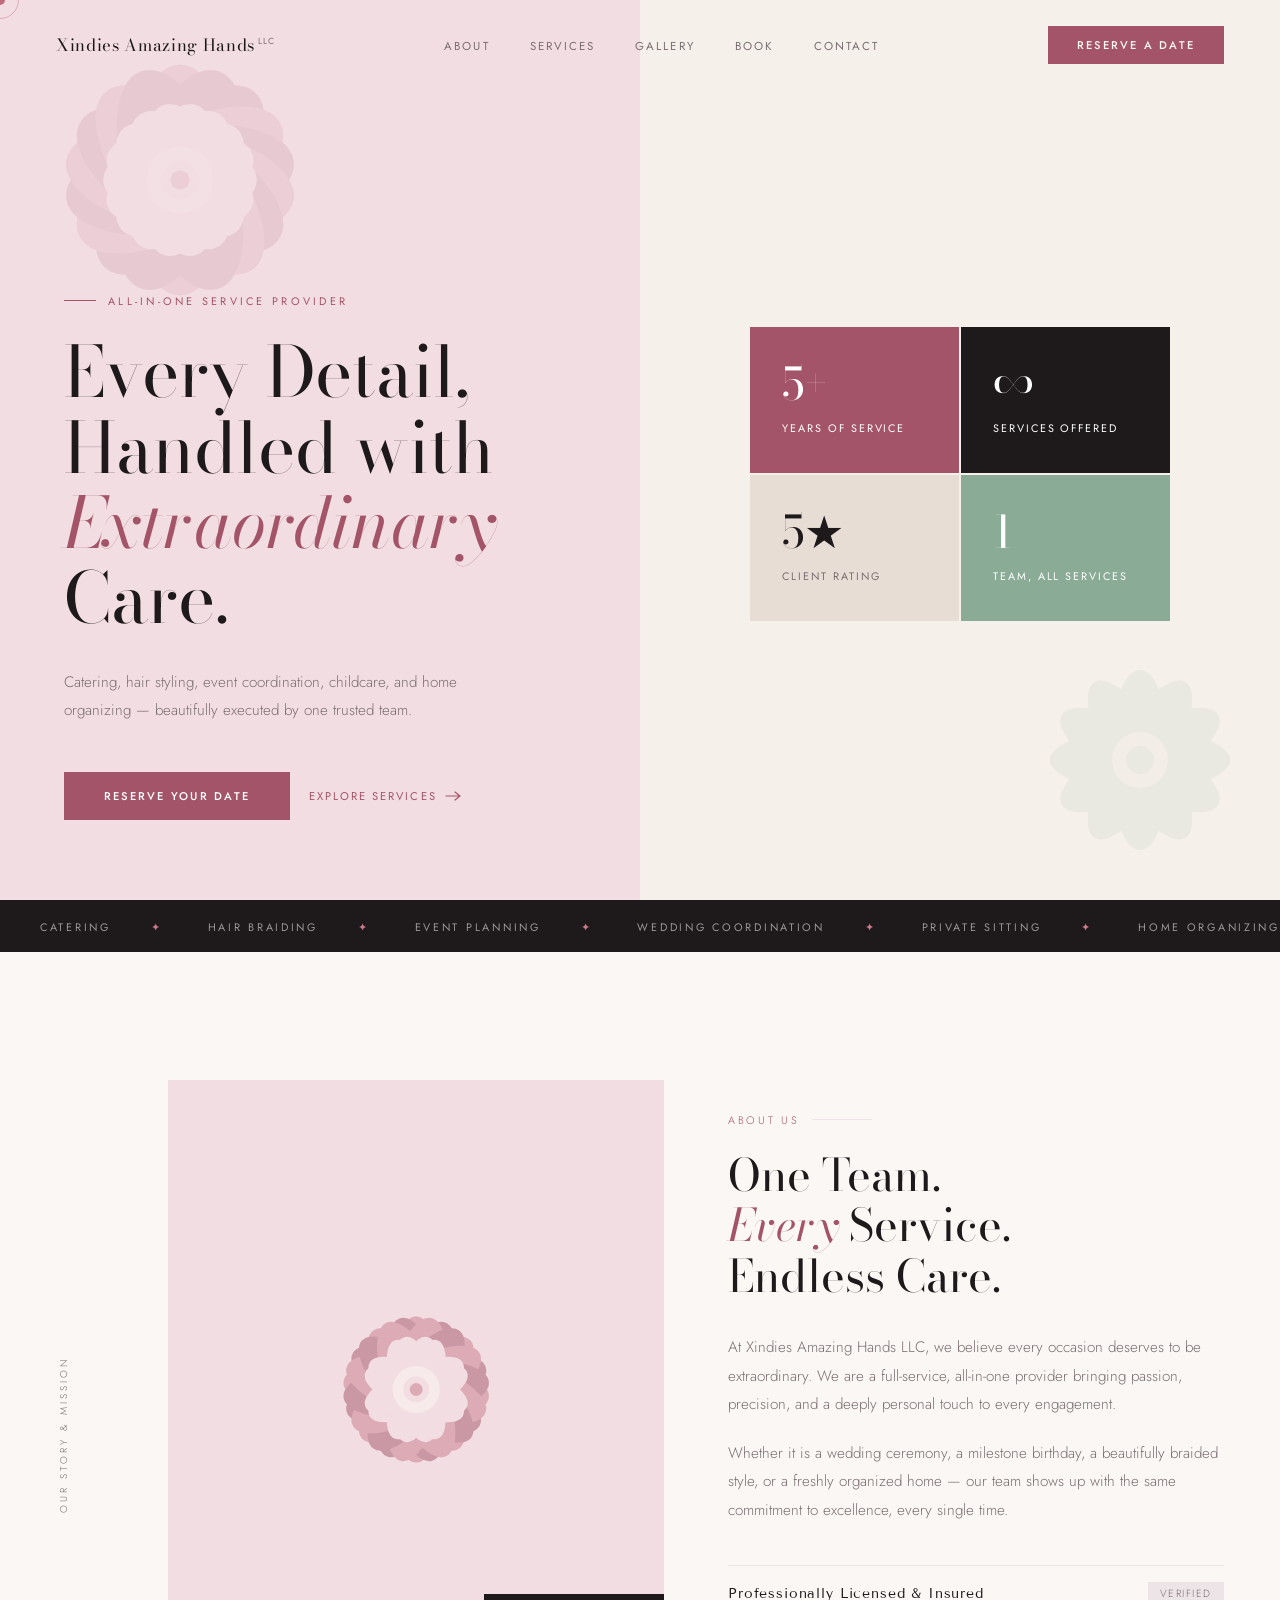
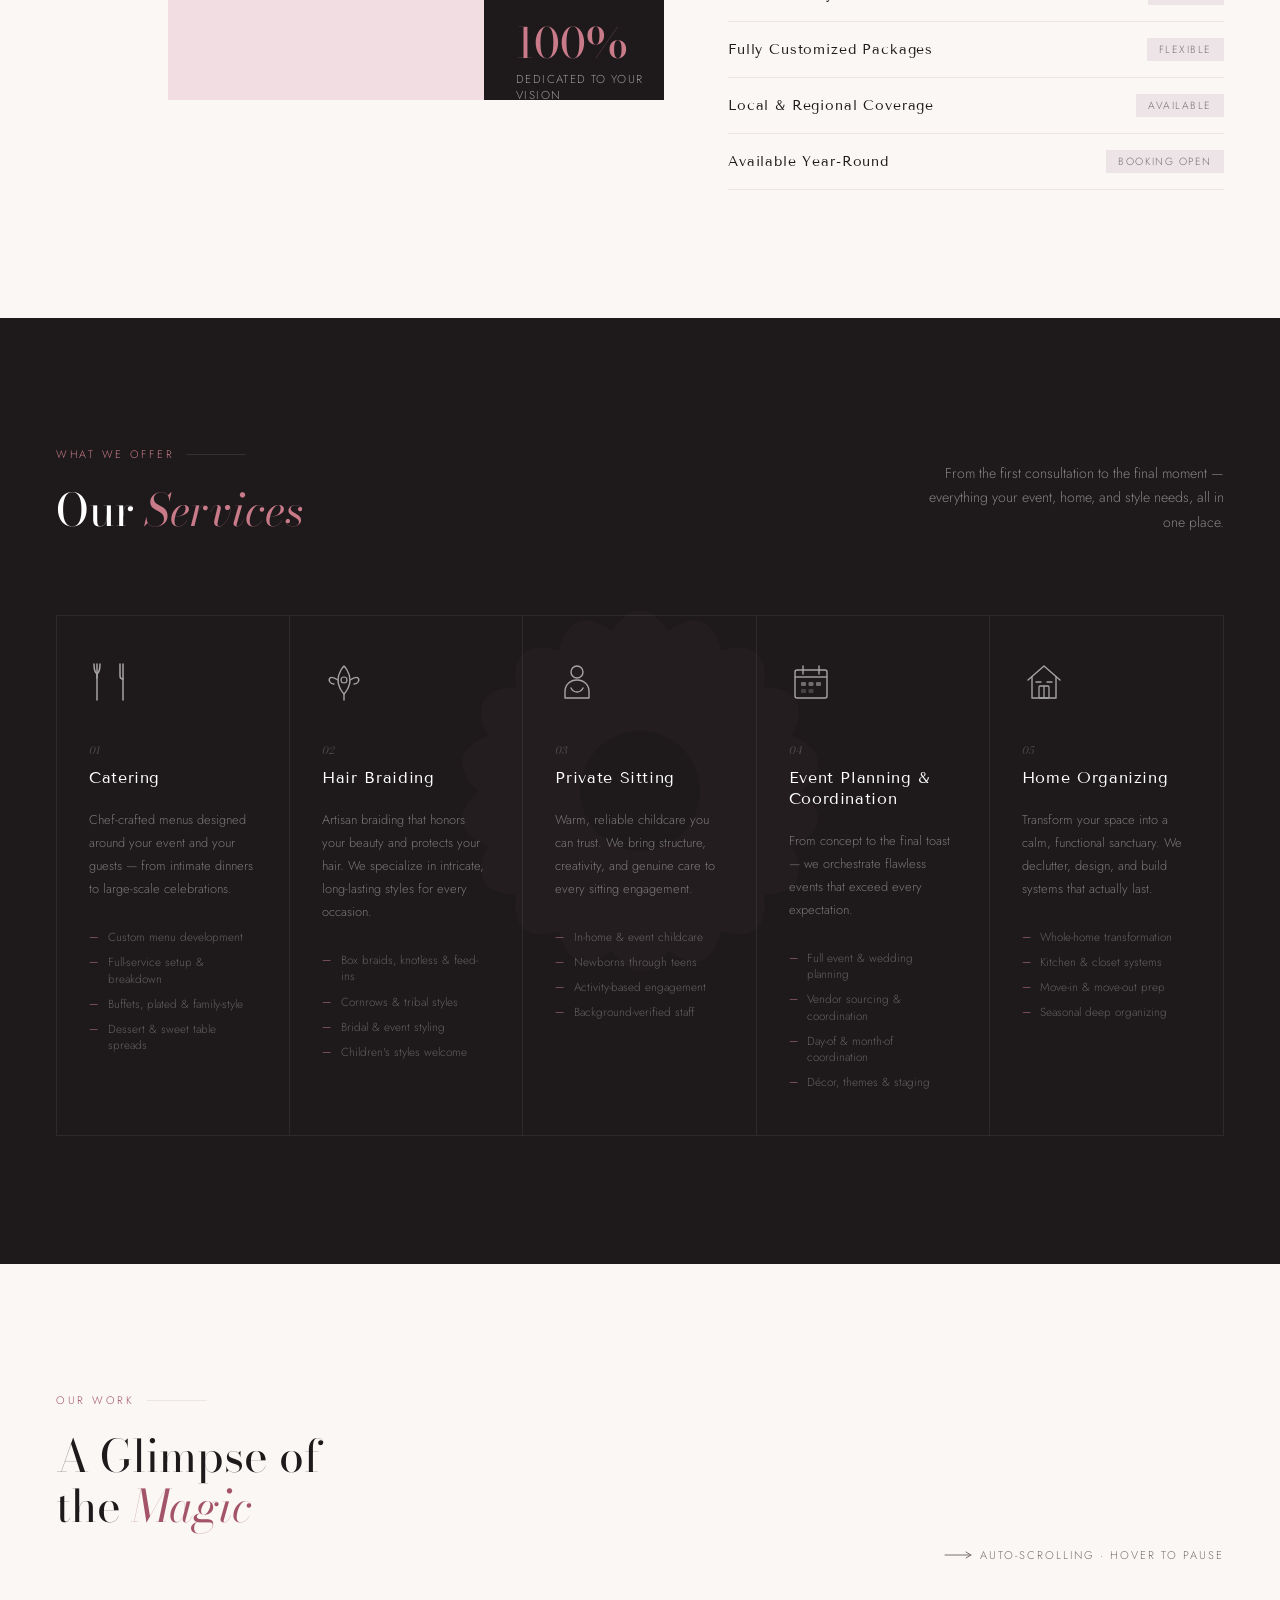
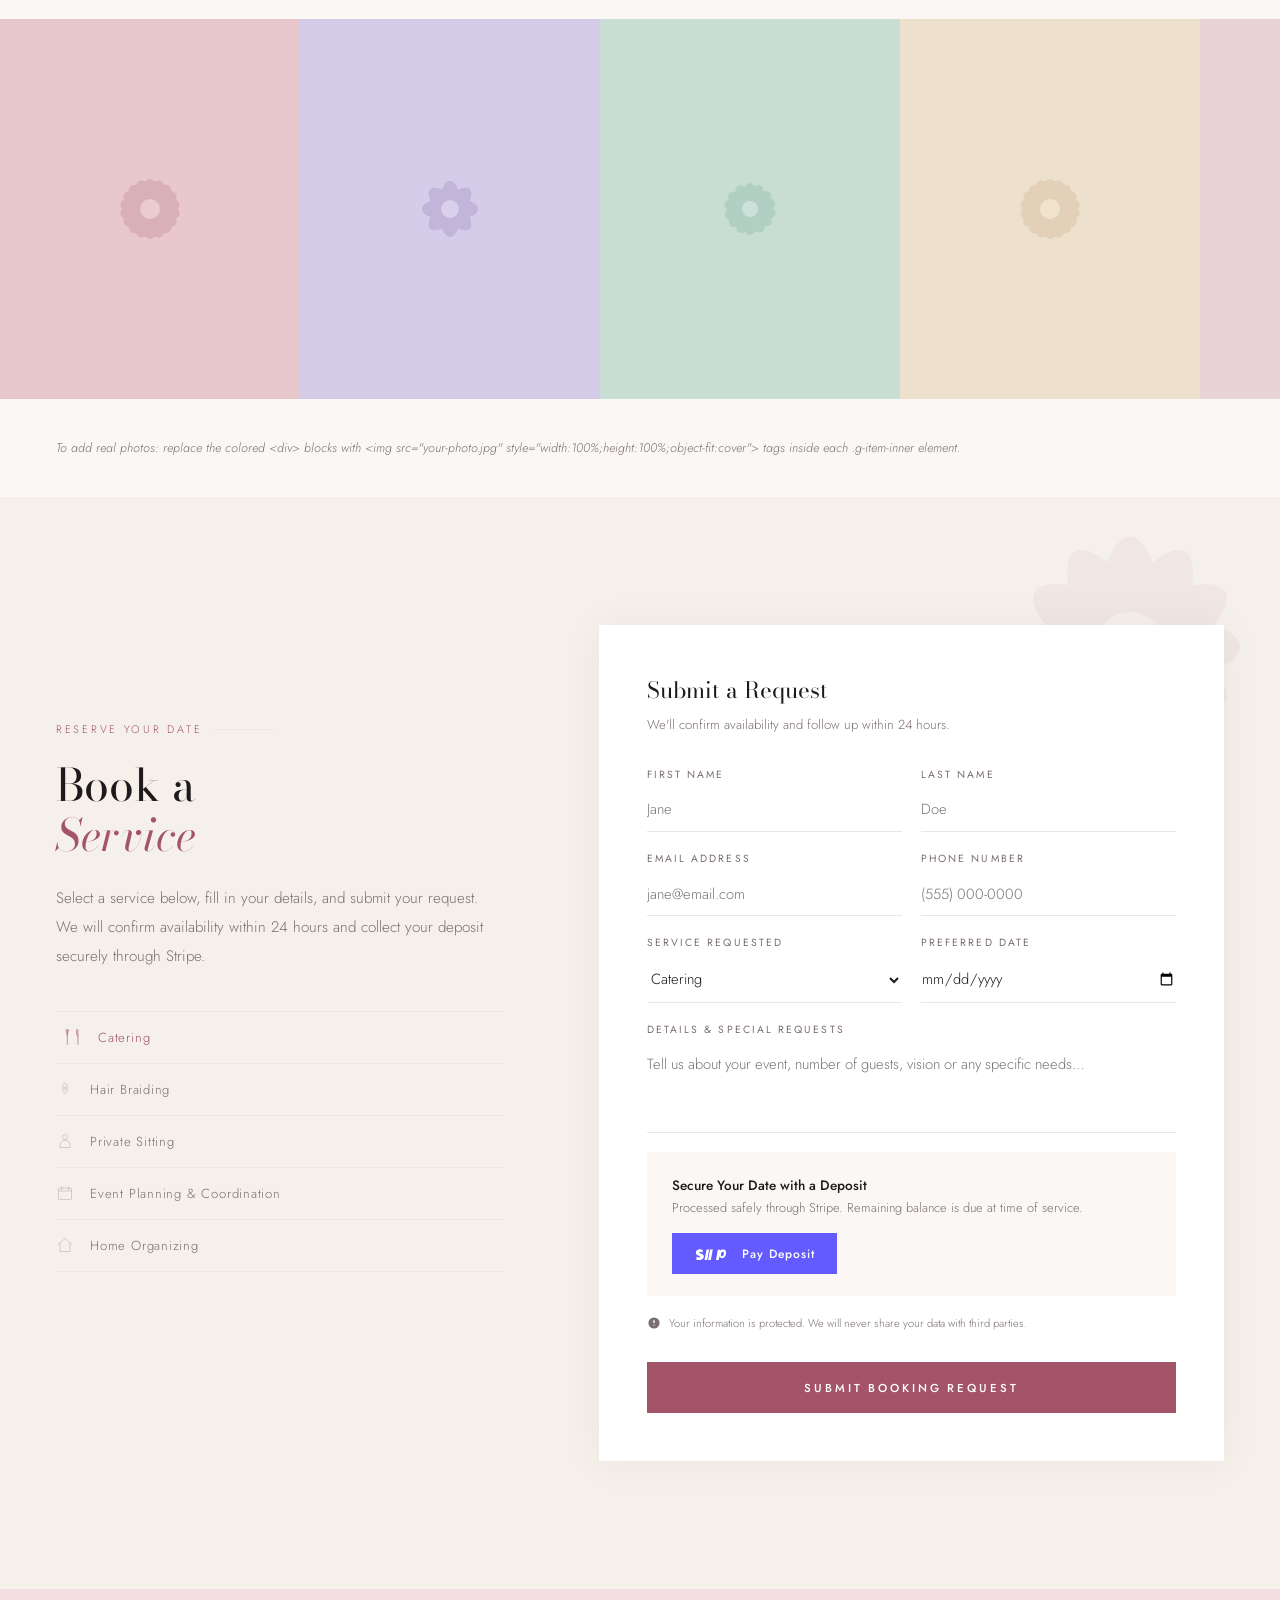
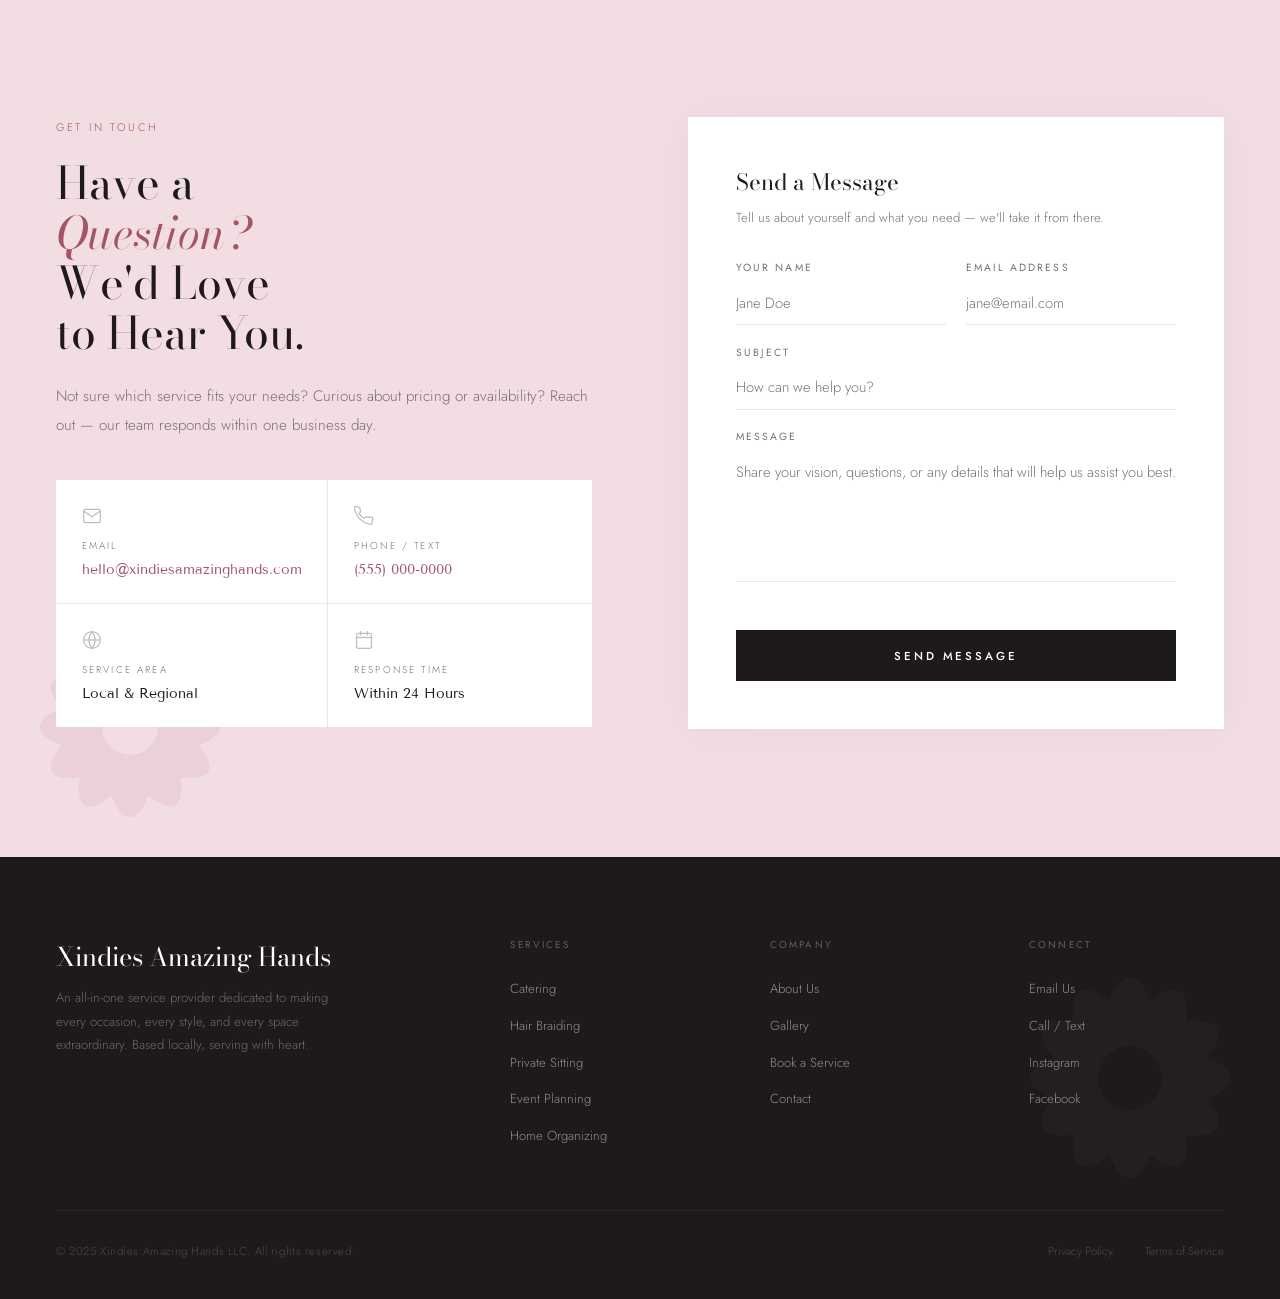
<file: xindies_v2.html>
<!DOCTYPE html>
<html lang="en">
<head>
<meta charset="UTF-8"/>
<meta name="viewport" content="width=device-width, initial-scale=1.0"/>
<title>Xindies Amazing Hands LLC</title>
<link rel="preconnect" href="https://fonts.googleapis.com"/>
<link rel="preconnect" href="https://fonts.gstatic.com" crossorigin/>
<link href="https://fonts.googleapis.com/css2?family=Bodoni+Moda:ital,opsz,wght@0,6..96,400;0,6..96,600;1,6..96,400;1,6..96,600&family=Jost:wght@200;300;400;500&family=Tenor+Sans&display=swap" rel="stylesheet"/>

<style>
:root {
  --rose:      #c97b8a;
  --rose-deep: #a35468;
  --blush:     #f2dde2;
  --sand:      #e8ddd4;
  --sage:      #8aab96;
  --cream:     #faf7f4;
  --ivory:     #f5f0ea;
  --ink:       #1e1a1c;
  --muted:     #7a6e72;
  --pale:      #ede4e8;
  --gold:      #b89a6a;
}

*, *::before, *::after { margin: 0; padding: 0; box-sizing: border-box; }
html { scroll-behavior: smooth; font-size: 16px; }

body {
  font-family: 'Jost', sans-serif;
  font-weight: 300;
  background: var(--cream);
  color: var(--ink);
  overflow-x: hidden;
  cursor: none;
}

/* ── CUSTOM CURSOR ── */
#cursor {
  width: 10px; height: 10px;
  background: var(--rose);
  border-radius: 50%;
  position: fixed;
  top: 0; left: 0;
  pointer-events: none;
  z-index: 9999;
  transform: translate(-50%,-50%);
  transition: width .2s, height .2s, background .2s;
  mix-blend-mode: multiply;
}
#cursor-ring {
  width: 38px; height: 38px;
  border: 1px solid var(--rose);
  border-radius: 50%;
  position: fixed;
  top: 0; left: 0;
  pointer-events: none;
  z-index: 9998;
  transform: translate(-50%,-50%);
  transition: transform .12s ease, width .2s, height .2s;
  opacity: 0.5;
}
body:hover #cursor { opacity: 1; }

/* ── NAV ── */
nav {
  position: fixed; top: 0; left: 0; right: 0; z-index: 500;
  display: flex; align-items: center; justify-content: space-between;
  padding: 1.6rem 3.5rem;
  mix-blend-mode: normal;
  transition: background .4s, padding .3s;
}
nav.scrolled {
  background: rgba(250,247,244,0.96);
  backdrop-filter: blur(16px);
  padding: 1rem 3.5rem;
  border-bottom: 1px solid var(--pale);
}
.nav-wordmark {
  font-family: 'Bodoni Moda', serif;
  font-size: 1.05rem;
  letter-spacing: 0.04em;
  color: var(--ink);
  line-height: 1.2;
}
.nav-wordmark sup {
  font-family: 'Jost', sans-serif;
  font-size: 0.55rem;
  font-weight: 400;
  letter-spacing: 0.15em;
  text-transform: uppercase;
  color: var(--muted);
  vertical-align: super;
  margin-left: 0.3em;
}
.nav-links {
  list-style: none;
  display: flex;
  gap: 2.5rem;
}
.nav-links a {
  font-size: 0.72rem;
  font-weight: 400;
  letter-spacing: 0.18em;
  text-transform: uppercase;
  color: var(--muted);
  text-decoration: none;
  transition: color .2s;
  position: relative;
}
.nav-links a::after {
  content: '';
  position: absolute;
  bottom: -2px; left: 0; right: 0;
  height: 1px;
  background: var(--rose);
  transform: scaleX(0);
  transform-origin: left;
  transition: transform .3s ease;
}
.nav-links a:hover { color: var(--rose); }
.nav-links a:hover::after { transform: scaleX(1); }
.nav-book {
  font-size: 0.7rem;
  font-weight: 500;
  letter-spacing: 0.2em;
  text-transform: uppercase;
  color: var(--cream);
  background: var(--rose-deep);
  padding: 0.7rem 1.8rem;
  text-decoration: none;
  transition: background .3s;
}
.nav-book:hover { background: var(--ink); }

/* ── HERO ── */
#hero {
  min-height: 100vh;
  display: grid;
  grid-template-columns: 1fr 1fr;
  position: relative;
  overflow: hidden;
}
.hero-left {
  background: var(--blush);
  display: flex;
  flex-direction: column;
  justify-content: flex-end;
  padding: 8rem 4rem 5rem;
  position: relative;
  overflow: hidden;
}
.hero-left-bg-flower {
  position: absolute;
  top: -60px; left: -60px;
  width: 480px; height: 480px;
  opacity: 0.13;
}
.hero-eyebrow {
  font-family: 'Jost', sans-serif;
  font-size: 0.68rem;
  font-weight: 400;
  letter-spacing: 0.3em;
  text-transform: uppercase;
  color: var(--rose-deep);
  margin-bottom: 1.6rem;
  display: flex;
  align-items: center;
  gap: 0.75rem;
}
.hero-eyebrow::before {
  content: '';
  display: block;
  width: 32px; height: 1px;
  background: var(--rose-deep);
}
.hero-h1 {
  font-family: 'Bodoni Moda', serif;
  font-size: clamp(3rem, 5.5vw, 5.2rem);
  line-height: 1.07;
  font-weight: 400;
  color: var(--ink);
  margin-bottom: 2rem;
}
.hero-h1 em {
  font-style: italic;
  color: var(--rose-deep);
}
.hero-desc {
  font-size: 0.95rem;
  line-height: 1.85;
  color: var(--muted);
  max-width: 400px;
  margin-bottom: 3rem;
  font-weight: 300;
}
.hero-ctas { display: flex; gap: 1.2rem; align-items: center; }
.btn-solid {
  font-size: 0.7rem;
  font-weight: 500;
  letter-spacing: 0.2em;
  text-transform: uppercase;
  color: white;
  background: var(--rose-deep);
  padding: 1rem 2.5rem;
  text-decoration: none;
  display: inline-block;
  transition: background .3s, transform .2s;
}
.btn-solid:hover { background: var(--ink); transform: translateY(-1px); }
.btn-ghost {
  font-size: 0.7rem;
  font-weight: 400;
  letter-spacing: 0.18em;
  text-transform: uppercase;
  color: var(--rose-deep);
  text-decoration: none;
  display: flex;
  align-items: center;
  gap: 0.5rem;
  transition: gap .3s;
}
.btn-ghost:hover { gap: 0.9rem; }
.btn-ghost svg { transition: transform .3s; }
.btn-ghost:hover svg { transform: translateX(3px); }

.hero-right {
  background: var(--ivory);
  display: flex;
  flex-direction: column;
  justify-content: center;
  align-items: center;
  padding: 8rem 3rem 5rem;
  position: relative;
  overflow: hidden;
}
.hero-right-flower {
  position: absolute;
  bottom: -80px; right: -80px;
  width: 440px; height: 440px;
  opacity: 0.1;
}
.hero-stats {
  display: grid;
  grid-template-columns: 1fr 1fr;
  gap: 0.1rem;
  width: 100%;
  max-width: 420px;
}
.stat-block {
  background: white;
  padding: 2.2rem 2rem;
  position: relative;
  overflow: hidden;
  transition: transform .3s;
}
.stat-block:hover { transform: translateY(-3px); }
.stat-block:nth-child(1) { background: var(--rose-deep); }
.stat-block:nth-child(1) .stat-num,
.stat-block:nth-child(1) .stat-label { color: white; }
.stat-block:nth-child(2) { background: var(--ink); }
.stat-block:nth-child(2) .stat-num,
.stat-block:nth-child(2) .stat-label { color: white; }
.stat-block:nth-child(3) { background: var(--sand); }
.stat-block:nth-child(4) { background: var(--sage); }
.stat-block:nth-child(4) .stat-num,
.stat-block:nth-child(4) .stat-label { color: white; }
.stat-num {
  font-family: 'Bodoni Moda', serif;
  font-size: 2.8rem;
  font-weight: 400;
  line-height: 1;
  color: var(--ink);
  display: block;
  margin-bottom: 0.5rem;
}
.stat-label {
  font-size: 0.68rem;
  letter-spacing: 0.18em;
  text-transform: uppercase;
  color: var(--muted);
  font-weight: 400;
}

/* Marquee strip */
.marquee-strip {
  background: var(--ink);
  padding: 0.9rem 0;
  overflow: hidden;
  white-space: nowrap;
}
.marquee-inner {
  display: inline-block;
  animation: marquee 22s linear infinite;
}
.marquee-inner span {
  font-size: 0.68rem;
  font-weight: 400;
  letter-spacing: 0.25em;
  text-transform: uppercase;
  color: rgba(255,255,255,0.55);
  margin: 0 2.5rem;
}
.marquee-inner .dot {
  color: var(--rose);
  margin: 0;
}
@keyframes marquee {
  from { transform: translateX(0); }
  to   { transform: translateX(-50%); }
}

/* ── ABOUT ── */
#about {
  padding: 8rem 0;
  position: relative;
}
.about-layout {
  max-width: 1280px;
  margin: 0 auto;
  padding: 0 3.5rem;
  display: grid;
  grid-template-columns: 48px 1fr 1fr;
  gap: 4rem;
  align-items: start;
}
.about-side-label {
  writing-mode: vertical-rl;
  text-orientation: mixed;
  transform: rotate(180deg);
  font-size: 0.62rem;
  letter-spacing: 0.3em;
  text-transform: uppercase;
  color: var(--muted);
  align-self: center;
  user-select: none;
}
.about-visual-col {
  position: relative;
}
.about-main-block {
  background: var(--blush);
  aspect-ratio: 4/5;
  display: flex;
  align-items: center;
  justify-content: center;
  position: relative;
  overflow: hidden;
}
.about-main-block svg.center-flower {
  width: 65%;
  height: 65%;
  opacity: 0.5;
}
.about-pull-card {
  position: absolute;
  bottom: -2rem;
  right: -2.5rem;
  background: var(--ink);
  color: white;
  padding: 1.8rem 2rem;
  width: 220px;
}
.about-pull-card .pull-num {
  font-family: 'Bodoni Moda', serif;
  font-size: 2.6rem;
  line-height: 1;
  color: var(--rose);
  display: block;
}
.about-pull-card .pull-text {
  font-size: 0.72rem;
  letter-spacing: 0.12em;
  text-transform: uppercase;
  color: rgba(255,255,255,0.55);
  margin-top: 0.4rem;
  display: block;
}
.about-text-col {
  padding-top: 2rem;
}
.section-kicker {
  display: flex;
  align-items: center;
  gap: 0.75rem;
  font-size: 0.68rem;
  letter-spacing: 0.25em;
  text-transform: uppercase;
  color: var(--rose-deep);
  margin-bottom: 1.4rem;
}
.section-kicker::after {
  content: '';
  flex: 1;
  height: 1px;
  background: var(--pale);
  max-width: 60px;
}
.section-heading {
  font-family: 'Bodoni Moda', serif;
  font-size: clamp(2rem, 3.5vw, 3rem);
  font-weight: 400;
  line-height: 1.12;
  margin-bottom: 2rem;
}
.section-heading em { font-style: italic; color: var(--rose-deep); }
.body-text {
  font-size: 0.95rem;
  line-height: 1.9;
  color: var(--muted);
  font-weight: 300;
  margin-bottom: 1.2rem;
}
.about-pillars {
  margin-top: 2.5rem;
  display: flex;
  flex-direction: column;
  gap: 0;
  border-top: 1px solid var(--pale);
}
.pillar-row {
  display: flex;
  align-items: center;
  justify-content: space-between;
  padding: 1rem 0;
  border-bottom: 1px solid var(--pale);
  transition: background .2s;
  cursor: default;
}
.pillar-row:hover { padding-left: 0.5rem; }
.pillar-name {
  font-family: 'Tenor Sans', serif;
  font-size: 0.88rem;
  letter-spacing: 0.06em;
  color: var(--ink);
}
.pillar-tag {
  font-size: 0.65rem;
  letter-spacing: 0.15em;
  text-transform: uppercase;
  color: var(--muted);
  background: var(--pale);
  padding: 0.25rem 0.75rem;
}

/* ── SERVICES ── */
#services {
  padding: 8rem 0;
  background: var(--ink);
  position: relative;
  overflow: hidden;
}
.services-bg-flower {
  position: absolute;
  top: 50%; left: 50%;
  transform: translate(-50%,-50%);
  width: 900px; height: 900px;
  opacity: 0.03;
  pointer-events: none;
}
.services-inner {
  max-width: 1280px;
  margin: 0 auto;
  padding: 0 3.5rem;
}
.services-top {
  display: flex;
  align-items: flex-end;
  justify-content: space-between;
  margin-bottom: 5rem;
  gap: 2rem;
}
.services-top .section-kicker { color: var(--rose); }
.services-top .section-kicker::after { background: rgba(255,255,255,0.1); }
.services-top .section-heading { color: white; margin-bottom: 0; }
.services-top .section-heading em { color: var(--rose); }
.services-tagline {
  font-size: 0.88rem;
  line-height: 1.75;
  color: rgba(255,255,255,0.45);
  max-width: 320px;
  font-weight: 300;
  text-align: right;
}
.services-grid {
  display: grid;
  grid-template-columns: repeat(5, 1fr);
  gap: 0;
  border: 1px solid rgba(255,255,255,0.07);
}
.svc-card {
  padding: 2.8rem 2rem;
  border-right: 1px solid rgba(255,255,255,0.07);
  position: relative;
  overflow: hidden;
  transition: background .35s;
  cursor: pointer;
}
.svc-card:last-child { border-right: none; }
.svc-card::before {
  content: '';
  position: absolute;
  bottom: 0; left: 0; right: 0;
  height: 3px;
  transform: scaleX(0);
  transform-origin: left;
  transition: transform .4s ease;
}
.svc-card.s1::before { background: var(--rose); }
.svc-card.s2::before { background: var(--gold); }
.svc-card.s3::before { background: var(--sage); }
.svc-card.s4::before { background: #c4a0b8; }
.svc-card.s5::before { background: var(--sand); }
.svc-card:hover { background: rgba(255,255,255,0.04); }
.svc-card:hover::before { transform: scaleX(1); }

.svc-icon {
  width: 44px; height: 44px;
  margin-bottom: 2rem;
  opacity: 0.6;
  transition: opacity .3s;
}
.svc-card:hover .svc-icon { opacity: 1; }
.svc-card:hover .svc-icon path,
.svc-card:hover .svc-icon circle,
.svc-card:hover .svc-icon rect,
.svc-card:hover .svc-icon line,
.svc-card:hover .svc-icon polyline,
.svc-card:hover .svc-icon polygon { stroke: var(--rose) !important; }

.svc-num {
  font-family: 'Bodoni Moda', serif;
  font-size: 0.65rem;
  font-style: italic;
  color: rgba(255,255,255,0.2);
  display: block;
  margin-bottom: 0.6rem;
  letter-spacing: 0.1em;
}
.svc-title {
  font-family: 'Tenor Sans', serif;
  font-size: 1rem;
  color: white;
  letter-spacing: 0.04em;
  margin-bottom: 1.2rem;
  line-height: 1.3;
}
.svc-body {
  font-size: 0.8rem;
  line-height: 1.8;
  color: rgba(255,255,255,0.4);
  font-weight: 300;
  margin-bottom: 1.8rem;
}
.svc-list {
  list-style: none;
  display: flex;
  flex-direction: column;
  gap: 0.55rem;
}
.svc-list li {
  font-size: 0.73rem;
  color: rgba(255,255,255,0.3);
  display: flex;
  align-items: flex-start;
  gap: 0.6rem;
  line-height: 1.4;
}
.svc-list li::before {
  content: '—';
  color: var(--rose);
  flex-shrink: 0;
  font-size: 0.65rem;
  margin-top: 0.1em;
}
.svc-arrow {
  position: absolute;
  bottom: 2rem; right: 2rem;
  opacity: 0;
  transform: translateX(-6px);
  transition: opacity .3s, transform .3s;
}
.svc-card:hover .svc-arrow { opacity: 1; transform: translateX(0); }

/* ── GALLERY ── */
#gallery {
  padding: 8rem 0 0;
  background: var(--cream);
  position: relative;
  overflow: hidden;
}
.gallery-header {
  max-width: 1280px;
  margin: 0 auto 3.5rem;
  padding: 0 3.5rem;
  display: flex;
  align-items: flex-end;
  justify-content: space-between;
}
.gallery-scroll-hint {
  font-size: 0.7rem;
  letter-spacing: 0.18em;
  text-transform: uppercase;
  color: var(--muted);
  display: flex;
  align-items: center;
  gap: 0.5rem;
}
.gallery-runway {
  display: flex;
  gap: 0;
  overflow: hidden;
}
.gallery-lane {
  display: flex;
  gap: 0;
  animation: lane-scroll 30s linear infinite;
  flex-shrink: 0;
}
.gallery-lane.reverse {
  animation: lane-scroll-r 34s linear infinite;
}
@keyframes lane-scroll   { from { transform: translateX(0); } to { transform: translateX(-50%); } }
@keyframes lane-scroll-r { from { transform: translateX(-50%); } to { transform: translateX(0); } }
.gallery-runway:hover .gallery-lane { animation-play-state: paused; }
.g-item {
  width: 300px;
  height: 380px;
  flex-shrink: 0;
  position: relative;
  overflow: hidden;
}
.g-item-inner {
  width: 100%;
  height: 100%;
  display: flex;
  align-items: center;
  justify-content: center;
  transition: transform .5s ease;
  position: relative;
}
.g-item:hover .g-item-inner { transform: scale(1.04); }
.g-item-label {
  position: absolute;
  bottom: 0; left: 0; right: 0;
  padding: 1.8rem 1.4rem 1.2rem;
  background: linear-gradient(to top, rgba(30,26,28,0.7), transparent);
  font-size: 0.7rem;
  letter-spacing: 0.15em;
  text-transform: uppercase;
  color: rgba(255,255,255,0.75);
  font-weight: 400;
  opacity: 0;
  transition: opacity .3s;
}
.g-item:hover .g-item-label { opacity: 1; }
.g-placeholder {
  width: 100%;
  height: 100%;
  display: flex;
  align-items: center;
  justify-content: center;
}
.g-placeholder svg { width: 48px; height: 48px; opacity: 0.25; }

/* ── BOOKING ── */
#booking {
  padding: 8rem 0;
  background: var(--ivory);
  position: relative;
  overflow: hidden;
}
.booking-bg-flower {
  position: absolute;
  top: -100px; right: -100px;
  width: 500px; height: 500px;
  opacity: 0.07;
  pointer-events: none;
}
.booking-inner {
  max-width: 1280px;
  margin: 0 auto;
  padding: 0 3.5rem;
  display: grid;
  grid-template-columns: 1fr 1.4fr;
  gap: 6rem;
  align-items: start;
}
.booking-left {
  position: sticky;
  top: 6rem;
}
.booking-left .section-heading { margin-bottom: 1.5rem; }
.booking-left .body-text { margin-bottom: 2.5rem; }
.booking-services-list {
  display: flex;
  flex-direction: column;
  border-top: 1px solid var(--pale);
}
.bsl-item {
  display: flex;
  align-items: center;
  gap: 1rem;
  padding: 1rem 0;
  border-bottom: 1px solid var(--pale);
  font-size: 0.82rem;
  color: var(--muted);
  letter-spacing: 0.06em;
  cursor: pointer;
  transition: color .2s, padding-left .2s;
}
.bsl-item:hover, .bsl-item.active {
  color: var(--rose-deep);
  padding-left: 0.5rem;
}
.bsl-item svg { flex-shrink: 0; opacity: 0.5; transition: opacity .2s; }
.bsl-item:hover svg, .bsl-item.active svg { opacity: 1; }

.booking-form-wrap { }
.booking-form-card {
  background: white;
  padding: 3rem 3rem 3rem;
  box-shadow: 0 2px 40px rgba(0,0,0,0.05);
}
.booking-form-card h3 {
  font-family: 'Bodoni Moda', serif;
  font-size: 1.4rem;
  font-weight: 400;
  margin-bottom: 0.4rem;
}
.form-subtitle {
  font-size: 0.82rem;
  color: var(--muted);
  margin-bottom: 2rem;
  font-weight: 300;
  line-height: 1.6;
}
.frow { display: grid; grid-template-columns: 1fr 1fr; gap: 1.2rem; margin-bottom: 1.2rem; }
.frow.full { grid-template-columns: 1fr; }
.fg { display: flex; flex-direction: column; gap: 0.4rem; }
.fg label {
  font-size: 0.65rem;
  letter-spacing: 0.2em;
  text-transform: uppercase;
  color: var(--muted);
  font-weight: 400;
}
.fg input, .fg select, .fg textarea {
  border: none;
  border-bottom: 1.5px solid var(--pale);
  background: transparent;
  padding: 0.65rem 0;
  font-size: 0.92rem;
  font-family: 'Jost', sans-serif;
  font-weight: 300;
  color: var(--ink);
  outline: none;
  transition: border-color .2s;
  width: 100%;
}
.fg input:focus, .fg select:focus, .fg textarea:focus {
  border-bottom-color: var(--rose-deep);
}
.fg textarea { resize: none; min-height: 90px; }
.deposit-row {
  background: var(--cream);
  padding: 1.4rem 1.6rem;
  margin: 1.2rem 0;
  display: flex;
  align-items: center;
  justify-content: space-between;
  gap: 1rem;
  flex-wrap: wrap;
}
.deposit-text { font-size: 0.8rem; color: var(--muted); font-weight: 300; line-height: 1.5; }
.deposit-text strong { display: block; font-weight: 500; color: var(--ink); font-size: 0.85rem; margin-bottom: 0.2rem; }
.stripe-btn {
  display: flex;
  align-items: center;
  gap: 0.6rem;
  background: #635BFF;
  color: white;
  border: none;
  padding: 0.7rem 1.4rem;
  font-size: 0.75rem;
  font-family: 'Jost', sans-serif;
  font-weight: 500;
  letter-spacing: 0.08em;
  cursor: pointer;
  white-space: nowrap;
  transition: background .2s;
}
.stripe-btn:hover { background: #4f47e0; }
.form-note {
  font-size: 0.7rem;
  color: var(--muted);
  display: flex;
  align-items: flex-start;
  gap: 0.5rem;
  margin-top: 0.8rem;
  line-height: 1.6;
}
.form-note svg { flex-shrink: 0; margin-top: 1px; }
.btn-submit {
  width: 100%;
  margin-top: 1.8rem;
  padding: 1.1rem;
  background: var(--rose-deep);
  color: white;
  border: none;
  font-size: 0.72rem;
  font-family: 'Jost', sans-serif;
  font-weight: 500;
  letter-spacing: 0.25em;
  text-transform: uppercase;
  cursor: pointer;
  transition: background .3s;
}
.btn-submit:hover { background: var(--ink); }

/* ── INQUIRY ── */
#inquiry {
  padding: 8rem 0;
  background: var(--blush);
  position: relative;
  overflow: hidden;
}
.inquiry-bg-flower {
  position: absolute;
  bottom: -80px; left: -80px;
  width: 420px; height: 420px;
  opacity: 0.12;
  pointer-events: none;
}
.inquiry-inner {
  max-width: 1280px;
  margin: 0 auto;
  padding: 0 3.5rem;
  display: grid;
  grid-template-columns: 1fr 1fr;
  gap: 6rem;
  align-items: center;
}
.inquiry-left .section-heading { margin-bottom: 1.5rem; }
.inquiry-left .body-text { margin-bottom: 2.5rem; }
.contact-tiles {
  display: grid;
  grid-template-columns: 1fr 1fr;
  gap: 1px;
  background: var(--pale);
}
.ct {
  background: white;
  padding: 1.6rem;
}
.ct-label {
  font-size: 0.62rem;
  letter-spacing: 0.22em;
  text-transform: uppercase;
  color: var(--muted);
  margin-bottom: 0.5rem;
  display: block;
}
.ct-value {
  font-family: 'Tenor Sans', serif;
  font-size: 0.9rem;
  color: var(--ink);
}
.ct-value a { color: var(--rose-deep); text-decoration: none; }
.ct svg { margin-bottom: 0.75rem; opacity: 0.45; display: block; }

.inquiry-form-card {
  background: white;
  padding: 3rem;
  box-shadow: 0 2px 40px rgba(0,0,0,0.04);
}
.inquiry-form-card h3 {
  font-family: 'Bodoni Moda', serif;
  font-size: 1.4rem;
  font-weight: 400;
  margin-bottom: 0.5rem;
}

/* ── FOOTER ── */
footer {
  background: var(--ink);
  padding: 5rem 3.5rem 2.5rem;
  position: relative;
  overflow: hidden;
}
.footer-bg-flower {
  position: absolute;
  top: 50%; right: -100px;
  transform: translateY(-50%);
  width: 500px; height: 500px;
  opacity: 0.04;
  pointer-events: none;
}
.footer-top {
  display: grid;
  grid-template-columns: 2fr 1fr 1fr 1fr;
  gap: 4rem;
  max-width: 1280px;
  margin: 0 auto 4rem;
}
.footer-brand h2 {
  font-family: 'Bodoni Moda', serif;
  font-size: 1.6rem;
  font-weight: 400;
  color: white;
  margin-bottom: 0.6rem;
}
.footer-brand p {
  font-size: 0.82rem;
  color: rgba(255,255,255,0.35);
  line-height: 1.8;
  max-width: 280px;
  font-weight: 300;
}
.footer-col h4 {
  font-size: 0.62rem;
  letter-spacing: 0.22em;
  text-transform: uppercase;
  color: rgba(255,255,255,0.3);
  margin-bottom: 1.5rem;
  font-weight: 400;
}
.footer-col ul { list-style: none; display: flex; flex-direction: column; gap: 0.85rem; }
.footer-col li a {
  font-size: 0.82rem;
  color: rgba(255,255,255,0.5);
  text-decoration: none;
  font-weight: 300;
  transition: color .2s;
}
.footer-col li a:hover { color: var(--rose); }
.footer-bottom {
  max-width: 1280px;
  margin: 0 auto;
  border-top: 1px solid rgba(255,255,255,0.06);
  padding-top: 2rem;
  display: flex;
  justify-content: space-between;
  align-items: center;
  gap: 1rem;
  flex-wrap: wrap;
}
.footer-copy {
  font-size: 0.72rem;
  color: rgba(255,255,255,0.2);
  letter-spacing: 0.05em;
}
.footer-legal {
  display: flex; gap: 2rem;
}
.footer-legal a {
  font-size: 0.72rem;
  color: rgba(255,255,255,0.2);
  text-decoration: none;
  transition: color .2s;
}
.footer-legal a:hover { color: rgba(255,255,255,0.5); }

/* ── ANIMATIONS ── */
.reveal-up {
  opacity: 0;
  transform: translateY(36px);
  transition: opacity .8s ease, transform .8s ease;
}
.reveal-up.in { opacity: 1; transform: translateY(0); }
.reveal-left {
  opacity: 0;
  transform: translateX(-30px);
  transition: opacity .8s ease, transform .8s ease;
}
.reveal-left.in { opacity: 1; transform: translateX(0); }

/* ── RESPONSIVE ── */
@media (max-width: 1024px) {
  #hero { grid-template-columns: 1fr; }
  .hero-right { display: none; }
  .hero-left { padding: 9rem 2.5rem 5rem; min-height: 100vh; }
  .about-layout { grid-template-columns: 1fr; padding: 0 2rem; }
  .about-side-label { display: none; }
  .services-grid { grid-template-columns: 1fr 1fr; }
  .svc-card { border-bottom: 1px solid rgba(255,255,255,0.07); }
  .booking-inner { grid-template-columns: 1fr; gap: 3rem; }
  .booking-left { position: static; }
  .inquiry-inner { grid-template-columns: 1fr; gap: 3rem; }
  .footer-top { grid-template-columns: 1fr 1fr; gap: 2.5rem; }
  nav { padding: 1.2rem 1.8rem; }
  .nav-links { display: none; }
  .services-inner { padding: 0 2rem; }
  .booking-inner { padding: 0 2rem; }
  .gallery-header { padding: 0 2rem; }
  .inquiry-inner { padding: 0 2rem; }
  footer { padding: 4rem 2rem 2rem; }
}
</style>
</head>
<body>

<!-- CURSOR -->
<div id="cursor"></div>
<div id="cursor-ring"></div>

<!-- ════════════════ NAV ════════════════ -->
<nav id="mainNav">
  <div class="nav-wordmark">Xindies Amazing Hands<sup>LLC</sup></div>
  <ul class="nav-links">
    <li><a href="#about">About</a></li>
    <li><a href="#services">Services</a></li>
    <li><a href="#gallery">Gallery</a></li>
    <li><a href="#booking">Book</a></li>
    <li><a href="#inquiry">Contact</a></li>
  </ul>
  <a href="#booking" class="nav-book">Reserve a Date</a>
</nav>

<!-- ════════════════ HERO ════════════════ -->
<section id="hero">
  <div class="hero-left">
    <!-- Large background peony SVG -->
    <svg class="hero-left-bg-flower" viewBox="0 0 500 500" xmlns="http://www.w3.org/2000/svg">
      <g transform="translate(250,250)">
        <ellipse rx="55" ry="120" fill="#a35468" transform="rotate(0)"/>
        <ellipse rx="55" ry="120" fill="#a35468" transform="rotate(20)"/>
        <ellipse rx="55" ry="120" fill="#a35468" transform="rotate(40)"/>
        <ellipse rx="55" ry="120" fill="#c97b8a" transform="rotate(60)"/>
        <ellipse rx="55" ry="120" fill="#c97b8a" transform="rotate(80)"/>
        <ellipse rx="55" ry="120" fill="#a35468" transform="rotate(100)"/>
        <ellipse rx="55" ry="120" fill="#a35468" transform="rotate(120)"/>
        <ellipse rx="55" ry="120" fill="#c97b8a" transform="rotate(140)"/>
        <ellipse rx="55" ry="120" fill="#a35468" transform="rotate(160)"/>
        <ellipse rx="55" ry="120" fill="#c97b8a" transform="rotate(180)"/>
        <ellipse rx="55" ry="120" fill="#a35468" transform="rotate(200)"/>
        <ellipse rx="55" ry="120" fill="#a35468" transform="rotate(220)"/>
        <ellipse rx="55" ry="120" fill="#c97b8a" transform="rotate(240)"/>
        <ellipse rx="55" ry="120" fill="#a35468" transform="rotate(260)"/>
        <ellipse rx="55" ry="120" fill="#c97b8a" transform="rotate(280)"/>
        <ellipse rx="55" ry="120" fill="#a35468" transform="rotate(300)"/>
        <ellipse rx="55" ry="120" fill="#c97b8a" transform="rotate(320)"/>
        <ellipse rx="55" ry="120" fill="#a35468" transform="rotate(340)"/>
        <ellipse rx="40" ry="80" fill="#f2dde2" transform="rotate(10)"/>
        <ellipse rx="40" ry="80" fill="#f2dde2" transform="rotate(50)"/>
        <ellipse rx="40" ry="80" fill="#f2dde2" transform="rotate(90)"/>
        <ellipse rx="40" ry="80" fill="#f2dde2" transform="rotate(130)"/>
        <ellipse rx="40" ry="80" fill="#f2dde2" transform="rotate(170)"/>
        <ellipse rx="40" ry="80" fill="#f2dde2" transform="rotate(210)"/>
        <ellipse rx="40" ry="80" fill="#f2dde2" transform="rotate(250)"/>
        <ellipse rx="40" ry="80" fill="#f2dde2" transform="rotate(290)"/>
        <ellipse rx="40" ry="80" fill="#f2dde2" transform="rotate(330)"/>
        <circle r="35" fill="#faf7f4"/>
        <circle r="20" fill="#f2dde2"/>
        <circle r="10" fill="#c97b8a"/>
      </g>
    </svg>

    <div class="hero-eyebrow">All-In-One Service Provider</div>
    <h1 class="hero-h1">Every Detail,<br/>Handled with<br/><em>Extraordinary</em><br/>Care.</h1>
    <p class="hero-desc">Catering, hair styling, event coordination, childcare, and home organizing — beautifully executed by one trusted team.</p>
    <div class="hero-ctas">
      <a href="#booking" class="btn-solid">Reserve Your Date</a>
      <a href="#services" class="btn-ghost">
        Explore Services
        <svg width="16" height="10" viewBox="0 0 16 10" fill="none" xmlns="http://www.w3.org/2000/svg">
          <path d="M1 5h14M10 1l5 4-5 4" stroke="currentColor" stroke-width="1.2" stroke-linecap="round" stroke-linejoin="round"/>
        </svg>
      </a>
    </div>
  </div>

  <div class="hero-right">
    <svg class="hero-right-flower" viewBox="0 0 440 440" xmlns="http://www.w3.org/2000/svg">
      <g transform="translate(220,220)">
        <ellipse rx="30" ry="90" fill="#8aab96" transform="rotate(0)"/>
        <ellipse rx="30" ry="90" fill="#8aab96" transform="rotate(30)"/>
        <ellipse rx="30" ry="90" fill="#8aab96" transform="rotate(60)"/>
        <ellipse rx="30" ry="90" fill="#8aab96" transform="rotate(90)"/>
        <ellipse rx="30" ry="90" fill="#8aab96" transform="rotate(120)"/>
        <ellipse rx="30" ry="90" fill="#8aab96" transform="rotate(150)"/>
        <ellipse rx="30" ry="90" fill="#8aab96" transform="rotate(180)"/>
        <ellipse rx="30" ry="90" fill="#8aab96" transform="rotate(210)"/>
        <ellipse rx="30" ry="90" fill="#8aab96" transform="rotate(240)"/>
        <ellipse rx="30" ry="90" fill="#8aab96" transform="rotate(270)"/>
        <ellipse rx="30" ry="90" fill="#8aab96" transform="rotate(300)"/>
        <ellipse rx="30" ry="90" fill="#8aab96" transform="rotate(330)"/>
        <circle r="28" fill="#e8ddd4"/>
        <circle r="14" fill="#8aab96"/>
      </g>
    </svg>
    <div class="hero-stats">
      <div class="stat-block">
        <span class="stat-num">5+</span>
        <span class="stat-label">Years of Service</span>
      </div>
      <div class="stat-block">
        <span class="stat-num">∞</span>
        <span class="stat-label">Services Offered</span>
      </div>
      <div class="stat-block">
        <span class="stat-num">5★</span>
        <span class="stat-label">Client Rating</span>
      </div>
      <div class="stat-block">
        <span class="stat-num">1</span>
        <span class="stat-label">Team, All Services</span>
      </div>
    </div>
  </div>
</section>

<!-- MARQUEE -->
<div class="marquee-strip">
  <div class="marquee-inner">
    <span>Catering</span><span class="dot">✦</span>
    <span>Hair Braiding</span><span class="dot">✦</span>
    <span>Event Planning</span><span class="dot">✦</span>
    <span>Wedding Coordination</span><span class="dot">✦</span>
    <span>Private Sitting</span><span class="dot">✦</span>
    <span>Home Organizing</span><span class="dot">✦</span>
    <span>All Occasions</span><span class="dot">✦</span>
    <span>Xindies Amazing Hands LLC</span><span class="dot">✦</span>
    <span>Catering</span><span class="dot">✦</span>
    <span>Hair Braiding</span><span class="dot">✦</span>
    <span>Event Planning</span><span class="dot">✦</span>
    <span>Wedding Coordination</span><span class="dot">✦</span>
    <span>Private Sitting</span><span class="dot">✦</span>
    <span>Home Organizing</span><span class="dot">✦</span>
    <span>All Occasions</span><span class="dot">✦</span>
    <span>Xindies Amazing Hands LLC</span><span class="dot">✦</span>
  </div>
</div>

<!-- ════════════════ ABOUT ════════════════ -->
<section id="about">
  <div class="about-layout">
    <div class="about-side-label">Our Story &amp; Mission</div>

    <div class="about-visual-col reveal-left">
      <div class="about-main-block">
        <!-- Center peony -->
        <svg class="center-flower" viewBox="0 0 300 300" xmlns="http://www.w3.org/2000/svg">
          <g transform="translate(150,150)">
            <ellipse rx="26" ry="68" fill="#c97b8a" transform="rotate(0)"/>
            <ellipse rx="26" ry="68" fill="#a35468" transform="rotate(24)"/>
            <ellipse rx="26" ry="68" fill="#c97b8a" transform="rotate(48)"/>
            <ellipse rx="26" ry="68" fill="#a35468" transform="rotate(72)"/>
            <ellipse rx="26" ry="68" fill="#c97b8a" transform="rotate(96)"/>
            <ellipse rx="26" ry="68" fill="#a35468" transform="rotate(120)"/>
            <ellipse rx="26" ry="68" fill="#c97b8a" transform="rotate(144)"/>
            <ellipse rx="26" ry="68" fill="#a35468" transform="rotate(168)"/>
            <ellipse rx="26" ry="68" fill="#c97b8a" transform="rotate(192)"/>
            <ellipse rx="26" ry="68" fill="#a35468" transform="rotate(216)"/>
            <ellipse rx="26" ry="68" fill="#c97b8a" transform="rotate(240)"/>
            <ellipse rx="26" ry="68" fill="#a35468" transform="rotate(264)"/>
            <ellipse rx="26" ry="68" fill="#c97b8a" transform="rotate(288)"/>
            <ellipse rx="26" ry="68" fill="#a35468" transform="rotate(312)"/>
            <ellipse rx="26" ry="68" fill="#c97b8a" transform="rotate(336)"/>
            <ellipse rx="20" ry="50" fill="#f2dde2" transform="rotate(12)"/>
            <ellipse rx="20" ry="50" fill="#f2dde2" transform="rotate(60)"/>
            <ellipse rx="20" ry="50" fill="#f2dde2" transform="rotate(108)"/>
            <ellipse rx="20" ry="50" fill="#f2dde2" transform="rotate(156)"/>
            <ellipse rx="20" ry="50" fill="#f2dde2" transform="rotate(204)"/>
            <ellipse rx="20" ry="50" fill="#f2dde2" transform="rotate(252)"/>
            <ellipse rx="20" ry="50" fill="#f2dde2" transform="rotate(300)"/>
            <ellipse rx="20" ry="50" fill="#f2dde2" transform="rotate(348)"/>
            <circle r="22" fill="#faf7f4"/>
            <circle r="12" fill="#f2dde2"/>
            <circle r="6"  fill="#c97b8a"/>
          </g>
        </svg>
        <div class="about-pull-card">
          <span class="pull-num">100%</span>
          <span class="pull-text">Dedicated to Your Vision</span>
        </div>
      </div>
    </div>

    <div class="about-text-col reveal-up">
      <div class="section-kicker">About Us</div>
      <h2 class="section-heading">One Team.<br/><em>Every</em> Service.<br/>Endless Care.</h2>
      <p class="body-text">At Xindies Amazing Hands LLC, we believe every occasion deserves to be extraordinary. We are a full-service, all-in-one provider bringing passion, precision, and a deeply personal touch to every engagement.</p>
      <p class="body-text">Whether it is a wedding ceremony, a milestone birthday, a beautifully braided style, or a freshly organized home — our team shows up with the same commitment to excellence, every single time.</p>
      <div class="about-pillars">
        <div class="pillar-row">
          <span class="pillar-name">Professionally Licensed &amp; Insured</span>
          <span class="pillar-tag">Verified</span>
        </div>
        <div class="pillar-row">
          <span class="pillar-name">Fully Customized Packages</span>
          <span class="pillar-tag">Flexible</span>
        </div>
        <div class="pillar-row">
          <span class="pillar-name">Local &amp; Regional Coverage</span>
          <span class="pillar-tag">Available</span>
        </div>
        <div class="pillar-row">
          <span class="pillar-name">Available Year-Round</span>
          <span class="pillar-tag">Booking Open</span>
        </div>
      </div>
    </div>
  </div>
</section>

<!-- ════════════════ SERVICES ════════════════ -->
<section id="services">
  <!-- Big background flower -->
  <svg class="services-bg-flower" viewBox="0 0 900 900" xmlns="http://www.w3.org/2000/svg">
    <g transform="translate(450,450)">
      <ellipse rx="60" ry="180" fill="#c97b8a" transform="rotate(0)"/>
      <ellipse rx="60" ry="180" fill="#c97b8a" transform="rotate(20)"/>
      <ellipse rx="60" ry="180" fill="#c97b8a" transform="rotate(40)"/>
      <ellipse rx="60" ry="180" fill="#c97b8a" transform="rotate(60)"/>
      <ellipse rx="60" ry="180" fill="#c97b8a" transform="rotate(80)"/>
      <ellipse rx="60" ry="180" fill="#c97b8a" transform="rotate(100)"/>
      <ellipse rx="60" ry="180" fill="#c97b8a" transform="rotate(120)"/>
      <ellipse rx="60" ry="180" fill="#c97b8a" transform="rotate(140)"/>
      <ellipse rx="60" ry="180" fill="#c97b8a" transform="rotate(160)"/>
      <ellipse rx="60" ry="180" fill="#c97b8a" transform="rotate(180)"/>
      <ellipse rx="60" ry="180" fill="#c97b8a" transform="rotate(200)"/>
      <ellipse rx="60" ry="180" fill="#c97b8a" transform="rotate(220)"/>
      <ellipse rx="60" ry="180" fill="#c97b8a" transform="rotate(240)"/>
      <ellipse rx="60" ry="180" fill="#c97b8a" transform="rotate(260)"/>
      <ellipse rx="60" ry="180" fill="#c97b8a" transform="rotate(280)"/>
      <ellipse rx="60" ry="180" fill="#c97b8a" transform="rotate(300)"/>
      <ellipse rx="60" ry="180" fill="#c97b8a" transform="rotate(320)"/>
      <ellipse rx="60" ry="180" fill="#c97b8a" transform="rotate(340)"/>
      <circle r="60" fill="#1e1a1c"/>
    </g>
  </svg>

  <div class="services-inner">
    <div class="services-top reveal-up">
      <div>
        <div class="section-kicker">What We Offer</div>
        <h2 class="section-heading">Our <em>Services</em></h2>
      </div>
      <p class="services-tagline">From the first consultation to the final moment — everything your event, home, and style needs, all in one place.</p>
    </div>

    <div class="services-grid reveal-up">

      <!-- CATERING -->
      <div class="svc-card s1">
        <!-- Fork & knife SVG -->
        <svg class="svc-icon" viewBox="0 0 44 44" fill="none" xmlns="http://www.w3.org/2000/svg">
          <line x1="8" y1="4" x2="8" y2="18" stroke="white" stroke-width="1.5" stroke-linecap="round"/>
          <path d="M5 4 C5 4 5 12 8 14 C11 12 11 4 11 4" stroke="white" stroke-width="1.5" stroke-linecap="round" stroke-linejoin="round" fill="none"/>
          <line x1="8" y1="14" x2="8" y2="40" stroke="white" stroke-width="1.5" stroke-linecap="round"/>
          <path d="M31 4 L31 16 Q31 19 34 19 L34 4" stroke="white" stroke-width="1.5" stroke-linecap="round" stroke-linejoin="round" fill="none"/>
          <line x1="34" y1="19" x2="34" y2="40" stroke="white" stroke-width="1.5" stroke-linecap="round"/>
        </svg>
        <span class="svc-num">01</span>
        <div class="svc-title">Catering</div>
        <p class="svc-body">Chef-crafted menus designed around your event and your guests — from intimate dinners to large-scale celebrations.</p>
        <ul class="svc-list">
          <li>Custom menu development</li>
          <li>Full-service setup &amp; breakdown</li>
          <li>Buffets, plated &amp; family-style</li>
          <li>Dessert &amp; sweet table spreads</li>
        </ul>
        <svg class="svc-arrow" width="20" height="12" viewBox="0 0 20 12" fill="none" xmlns="http://www.w3.org/2000/svg">
          <path d="M1 6h18M14 1l5 5-5 5" stroke="#c97b8a" stroke-width="1.2" stroke-linecap="round" stroke-linejoin="round"/>
        </svg>
      </div>

      <!-- HAIR BRAIDING -->
      <div class="svc-card s2">
        <!-- Scissors / braid SVG -->
        <svg class="svc-icon" viewBox="0 0 44 44" fill="none" xmlns="http://www.w3.org/2000/svg">
          <path d="M22 6 C22 6 16 12 16 20 C16 28 22 34 22 34 C22 34 28 28 28 20 C28 12 22 6 22 6Z" stroke="white" stroke-width="1.4" stroke-linejoin="round" fill="none"/>
          <path d="M16 20 C13 18 10 16 8 18 C6 20 8 24 12 24" stroke="white" stroke-width="1.4" stroke-linecap="round" fill="none"/>
          <path d="M28 20 C31 18 34 16 36 18 C38 20 36 24 32 24" stroke="white" stroke-width="1.4" stroke-linecap="round" fill="none"/>
          <path d="M22 34 L22 40" stroke="white" stroke-width="1.4" stroke-linecap="round"/>
          <circle cx="22" cy="20" r="3" stroke="white" stroke-width="1.2" fill="none"/>
        </svg>
        <span class="svc-num">02</span>
        <div class="svc-title">Hair Braiding</div>
        <p class="svc-body">Artisan braiding that honors your beauty and protects your hair. We specialize in intricate, long-lasting styles for every occasion.</p>
        <ul class="svc-list">
          <li>Box braids, knotless &amp; feed-ins</li>
          <li>Cornrows &amp; tribal styles</li>
          <li>Bridal &amp; event styling</li>
          <li>Children's styles welcome</li>
        </ul>
        <svg class="svc-arrow" width="20" height="12" viewBox="0 0 20 12" fill="none" xmlns="http://www.w3.org/2000/svg">
          <path d="M1 6h18M14 1l5 5-5 5" stroke="#b89a6a" stroke-width="1.2" stroke-linecap="round" stroke-linejoin="round"/>
        </svg>
      </div>

      <!-- PRIVATE SITTING -->
      <div class="svc-card s3">
        <!-- Child / care SVG -->
        <svg class="svc-icon" viewBox="0 0 44 44" fill="none" xmlns="http://www.w3.org/2000/svg">
          <circle cx="22" cy="12" r="6" stroke="white" stroke-width="1.4" fill="none"/>
          <path d="M22 20 C15 20 10 25 10 31 L10 38 L34 38 L34 31 C34 25 29 20 22 20Z" stroke="white" stroke-width="1.4" stroke-linejoin="round" fill="none"/>
          <path d="M16 28 C16 28 18 32 22 32 C26 32 28 28 28 28" stroke="white" stroke-width="1.4" stroke-linecap="round" fill="none"/>
        </svg>
        <span class="svc-num">03</span>
        <div class="svc-title">Private Sitting</div>
        <p class="svc-body">Warm, reliable childcare you can trust. We bring structure, creativity, and genuine care to every sitting engagement.</p>
        <ul class="svc-list">
          <li>In-home &amp; event childcare</li>
          <li>Newborns through teens</li>
          <li>Activity-based engagement</li>
          <li>Background-verified staff</li>
        </ul>
        <svg class="svc-arrow" width="20" height="12" viewBox="0 0 20 12" fill="none" xmlns="http://www.w3.org/2000/svg">
          <path d="M1 6h18M14 1l5 5-5 5" stroke="#8aab96" stroke-width="1.2" stroke-linecap="round" stroke-linejoin="round"/>
        </svg>
      </div>

      <!-- EVENT PLANNING -->
      <div class="svc-card s4">
        <!-- Calendar / planning SVG -->
        <svg class="svc-icon" viewBox="0 0 44 44" fill="none" xmlns="http://www.w3.org/2000/svg">
          <rect x="6" y="10" width="32" height="28" rx="2" stroke="white" stroke-width="1.4" fill="none"/>
          <line x1="6" y1="17" x2="38" y2="17" stroke="white" stroke-width="1.4"/>
          <line x1="14" y1="6" x2="14" y2="14" stroke="white" stroke-width="1.4" stroke-linecap="round"/>
          <line x1="30" y1="6" x2="30" y2="14" stroke="white" stroke-width="1.4" stroke-linecap="round"/>
          <rect x="12" y="22" width="5" height="4" rx="1" fill="white" opacity="0.6"/>
          <rect x="19.5" y="22" width="5" height="4" rx="1" fill="white" opacity="0.6"/>
          <rect x="27" y="22" width="5" height="4" rx="1" fill="white" opacity="0.6"/>
          <rect x="12" y="29" width="5" height="4" rx="1" fill="white" opacity="0.3"/>
          <rect x="19.5" y="29" width="5" height="4" rx="1" fill="white" opacity="0.3"/>
        </svg>
        <span class="svc-num">04</span>
        <div class="svc-title">Event Planning &amp; Coordination</div>
        <p class="svc-body">From concept to the final toast — we orchestrate flawless events that exceed every expectation.</p>
        <ul class="svc-list">
          <li>Full event &amp; wedding planning</li>
          <li>Vendor sourcing &amp; coordination</li>
          <li>Day-of &amp; month-of coordination</li>
          <li>Décor, themes &amp; staging</li>
        </ul>
        <svg class="svc-arrow" width="20" height="12" viewBox="0 0 20 12" fill="none" xmlns="http://www.w3.org/2000/svg">
          <path d="M1 6h18M14 1l5 5-5 5" stroke="#c4a0b8" stroke-width="1.2" stroke-linecap="round" stroke-linejoin="round"/>
        </svg>
      </div>

      <!-- HOME ORGANIZING -->
      <div class="svc-card s5">
        <!-- House SVG -->
        <svg class="svc-icon" viewBox="0 0 44 44" fill="none" xmlns="http://www.w3.org/2000/svg">
          <path d="M6 20 L22 6 L38 20" stroke="white" stroke-width="1.4" stroke-linecap="round" stroke-linejoin="round" fill="none"/>
          <path d="M10 17 L10 38 L34 38 L34 17" stroke="white" stroke-width="1.4" stroke-linecap="round" stroke-linejoin="round" fill="none"/>
          <rect x="17" y="26" width="10" height="12" rx="1" stroke="white" stroke-width="1.3" fill="none"/>
          <line x1="22" y1="26" x2="22" y2="38" stroke="white" stroke-width="1.3"/>
          <line x1="14" y1="22" x2="19" y2="22" stroke="white" stroke-width="1.3" stroke-linecap="round"/>
          <line x1="25" y1="22" x2="30" y2="22" stroke="white" stroke-width="1.3" stroke-linecap="round"/>
        </svg>
        <span class="svc-num">05</span>
        <div class="svc-title">Home Organizing</div>
        <p class="svc-body">Transform your space into a calm, functional sanctuary. We declutter, design, and build systems that actually last.</p>
        <ul class="svc-list">
          <li>Whole-home transformation</li>
          <li>Kitchen &amp; closet systems</li>
          <li>Move-in &amp; move-out prep</li>
          <li>Seasonal deep organizing</li>
        </ul>
        <svg class="svc-arrow" width="20" height="12" viewBox="0 0 20 12" fill="none" xmlns="http://www.w3.org/2000/svg">
          <path d="M1 6h18M14 1l5 5-5 5" stroke="#e8ddd4" stroke-width="1.2" stroke-linecap="round" stroke-linejoin="round"/>
        </svg>
      </div>

    </div>
  </div>
</section>

<!-- ════════════════ GALLERY ════════════════ -->
<section id="gallery">
  <div class="gallery-header reveal-up">
    <div>
      <div class="section-kicker">Our Work</div>
      <h2 class="section-heading">A Glimpse of<br/>the <em>Magic</em></h2>
    </div>
    <div class="gallery-scroll-hint">
      <svg width="28" height="8" viewBox="0 0 28 8" fill="none" xmlns="http://www.w3.org/2000/svg">
        <path d="M1 4h26M22 1l5 3-5 3" stroke="currentColor" stroke-width="1" stroke-linecap="round" stroke-linejoin="round"/>
      </svg>
      Auto-scrolling · Hover to pause
    </div>
  </div>

  <div class="gallery-runway">
    <div class="gallery-lane">
      <div class="g-item" style="background:#e8c8cc;"><div class="g-item-inner">
        <svg viewBox="0 0 80 80" width="80" height="80" xmlns="http://www.w3.org/2000/svg" style="opacity:.2">
          <g transform="translate(40,40)"><ellipse rx="12" ry="30" fill="#a35468" transform="rotate(0)"/><ellipse rx="12" ry="30" fill="#a35468" transform="rotate(40)"/><ellipse rx="12" ry="30" fill="#a35468" transform="rotate(80)"/><ellipse rx="12" ry="30" fill="#a35468" transform="rotate(120)"/><ellipse rx="12" ry="30" fill="#a35468" transform="rotate(160)"/><ellipse rx="12" ry="30" fill="#a35468" transform="rotate(200)"/><ellipse rx="12" ry="30" fill="#a35468" transform="rotate(240)"/><ellipse rx="12" ry="30" fill="#a35468" transform="rotate(280)"/><ellipse rx="12" ry="30" fill="#a35468" transform="rotate(320)"/><circle r="10" fill="#f2dde2"/></g>
        </svg>
        <div class="g-item-label">Birthday Celebration</div>
      </div></div>
      <div class="g-item" style="background:#d4cce8;"><div class="g-item-inner">
        <svg viewBox="0 0 80 80" width="80" height="80" xmlns="http://www.w3.org/2000/svg" style="opacity:.2">
          <g transform="translate(40,40)"><ellipse rx="11" ry="28" fill="#7a5fa0" transform="rotate(0)"/><ellipse rx="11" ry="28" fill="#7a5fa0" transform="rotate(45)"/><ellipse rx="11" ry="28" fill="#7a5fa0" transform="rotate(90)"/><ellipse rx="11" ry="28" fill="#7a5fa0" transform="rotate(135)"/><ellipse rx="11" ry="28" fill="#7a5fa0" transform="rotate(180)"/><ellipse rx="11" ry="28" fill="#7a5fa0" transform="rotate(225)"/><ellipse rx="11" ry="28" fill="#7a5fa0" transform="rotate(270)"/><ellipse rx="11" ry="28" fill="#7a5fa0" transform="rotate(315)"/><circle r="9" fill="#ede3f7"/></g>
        </svg>
        <div class="g-item-label">Travel Theme Event</div>
      </div></div>
      <div class="g-item" style="background:#c8ddd4;"><div class="g-item-inner">
        <svg viewBox="0 0 80 80" width="80" height="80" xmlns="http://www.w3.org/2000/svg" style="opacity:.2">
          <g transform="translate(40,40)"><ellipse rx="10" ry="26" fill="#5a9e82" transform="rotate(0)"/><ellipse rx="10" ry="26" fill="#5a9e82" transform="rotate(51)"/><ellipse rx="10" ry="26" fill="#5a9e82" transform="rotate(102)"/><ellipse rx="10" ry="26" fill="#5a9e82" transform="rotate(153)"/><ellipse rx="10" ry="26" fill="#5a9e82" transform="rotate(204)"/><ellipse rx="10" ry="26" fill="#5a9e82" transform="rotate(255)"/><ellipse rx="10" ry="26" fill="#5a9e82" transform="rotate(306)"/><circle r="8" fill="#e0f5ee"/></g>
        </svg>
        <div class="g-item-label">Elegant Tablescape</div>
      </div></div>
      <div class="g-item" style="background:#ede0cc;"><div class="g-item-inner">
        <svg viewBox="0 0 80 80" width="80" height="80" xmlns="http://www.w3.org/2000/svg" style="opacity:.2">
          <g transform="translate(40,40)"><ellipse rx="12" ry="30" fill="#b89a6a" transform="rotate(0)"/><ellipse rx="12" ry="30" fill="#b89a6a" transform="rotate(40)"/><ellipse rx="12" ry="30" fill="#b89a6a" transform="rotate(80)"/><ellipse rx="12" ry="30" fill="#b89a6a" transform="rotate(120)"/><ellipse rx="12" ry="30" fill="#b89a6a" transform="rotate(160)"/><ellipse rx="12" ry="30" fill="#b89a6a" transform="rotate(200)"/><ellipse rx="12" ry="30" fill="#b89a6a" transform="rotate(240)"/><ellipse rx="12" ry="30" fill="#b89a6a" transform="rotate(280)"/><ellipse rx="12" ry="30" fill="#b89a6a" transform="rotate(320)"/><circle r="10" fill="#fef7d8"/></g>
        </svg>
        <div class="g-item-label">50th Gala</div>
      </div></div>
      <div class="g-item" style="background:#e8d4d8;"><div class="g-item-inner">
        <svg viewBox="0 0 80 80" width="80" height="80" xmlns="http://www.w3.org/2000/svg" style="opacity:.2">
          <g transform="translate(40,40)"><ellipse rx="11" ry="28" fill="#c97b8a" transform="rotate(0)"/><ellipse rx="11" ry="28" fill="#c97b8a" transform="rotate(60)"/><ellipse rx="11" ry="28" fill="#c97b8a" transform="rotate(120)"/><ellipse rx="11" ry="28" fill="#c97b8a" transform="rotate(180)"/><ellipse rx="11" ry="28" fill="#c97b8a" transform="rotate(240)"/><ellipse rx="11" ry="28" fill="#c97b8a" transform="rotate(300)"/><circle r="9" fill="#f2dde2"/></g>
        </svg>
        <div class="g-item-label">Wedding Coordination</div>
      </div></div>
      <div class="g-item" style="background:#ccd4e0;"><div class="g-item-inner">
        <svg viewBox="0 0 80 80" width="80" height="80" xmlns="http://www.w3.org/2000/svg" style="opacity:.2">
          <g transform="translate(40,40)"><ellipse rx="10" ry="26" fill="#6678a0" transform="rotate(0)"/><ellipse rx="10" ry="26" fill="#6678a0" transform="rotate(45)"/><ellipse rx="10" ry="26" fill="#6678a0" transform="rotate(90)"/><ellipse rx="10" ry="26" fill="#6678a0" transform="rotate(135)"/><ellipse rx="10" ry="26" fill="#6678a0" transform="rotate(180)"/><ellipse rx="10" ry="26" fill="#6678a0" transform="rotate(225)"/><ellipse rx="10" ry="26" fill="#6678a0" transform="rotate(270)"/><ellipse rx="10" ry="26" fill="#6678a0" transform="rotate(315)"/><circle r="8" fill="#dde3f0"/></g>
        </svg>
        <div class="g-item-label">Braiding Artistry</div>
      </div></div>
      <div class="g-item" style="background:#dce8d8;"><div class="g-item-inner">
        <svg viewBox="0 0 80 80" width="80" height="80" xmlns="http://www.w3.org/2000/svg" style="opacity:.2">
          <g transform="translate(40,40)"><ellipse rx="11" ry="28" fill="#7aa070" transform="rotate(0)"/><ellipse rx="11" ry="28" fill="#7aa070" transform="rotate(51)"/><ellipse rx="11" ry="28" fill="#7aa070" transform="rotate(102)"/><ellipse rx="11" ry="28" fill="#7aa070" transform="rotate(153)"/><ellipse rx="11" ry="28" fill="#7aa070" transform="rotate(204)"/><ellipse rx="11" ry="28" fill="#7aa070" transform="rotate(255)"/><ellipse rx="11" ry="28" fill="#7aa070" transform="rotate(306)"/><circle r="9" fill="#dce8d8"/></g>
        </svg>
        <div class="g-item-label">Home Transformation</div>
      </div></div>
      <!-- Duplicated for seamless loop -->
      <div class="g-item" style="background:#e8c8cc;"><div class="g-item-inner"><svg viewBox="0 0 80 80" width="80" height="80" xmlns="http://www.w3.org/2000/svg" style="opacity:.2"><g transform="translate(40,40)"><ellipse rx="12" ry="30" fill="#a35468" transform="rotate(0)"/><ellipse rx="12" ry="30" fill="#a35468" transform="rotate(40)"/><ellipse rx="12" ry="30" fill="#a35468" transform="rotate(80)"/><ellipse rx="12" ry="30" fill="#a35468" transform="rotate(120)"/><ellipse rx="12" ry="30" fill="#a35468" transform="rotate(160)"/><ellipse rx="12" ry="30" fill="#a35468" transform="rotate(200)"/><ellipse rx="12" ry="30" fill="#a35468" transform="rotate(240)"/><ellipse rx="12" ry="30" fill="#a35468" transform="rotate(280)"/><ellipse rx="12" ry="30" fill="#a35468" transform="rotate(320)"/><circle r="10" fill="#f2dde2"/></g></svg><div class="g-item-label">Birthday Celebration</div></div></div>
      <div class="g-item" style="background:#d4cce8;"><div class="g-item-inner"><svg viewBox="0 0 80 80" width="80" height="80" xmlns="http://www.w3.org/2000/svg" style="opacity:.2"><g transform="translate(40,40)"><ellipse rx="11" ry="28" fill="#7a5fa0" transform="rotate(0)"/><ellipse rx="11" ry="28" fill="#7a5fa0" transform="rotate(45)"/><ellipse rx="11" ry="28" fill="#7a5fa0" transform="rotate(90)"/><ellipse rx="11" ry="28" fill="#7a5fa0" transform="rotate(135)"/><ellipse rx="11" ry="28" fill="#7a5fa0" transform="rotate(180)"/><ellipse rx="11" ry="28" fill="#7a5fa0" transform="rotate(225)"/><ellipse rx="11" ry="28" fill="#7a5fa0" transform="rotate(270)"/><ellipse rx="11" ry="28" fill="#7a5fa0" transform="rotate(315)"/><circle r="9" fill="#ede3f7"/></g></svg><div class="g-item-label">Travel Theme Event</div></div></div>
      <div class="g-item" style="background:#c8ddd4;"><div class="g-item-inner"><svg viewBox="0 0 80 80" width="80" height="80" xmlns="http://www.w3.org/2000/svg" style="opacity:.2"><g transform="translate(40,40)"><ellipse rx="10" ry="26" fill="#5a9e82" transform="rotate(0)"/><ellipse rx="10" ry="26" fill="#5a9e82" transform="rotate(51)"/><ellipse rx="10" ry="26" fill="#5a9e82" transform="rotate(102)"/><ellipse rx="10" ry="26" fill="#5a9e82" transform="rotate(153)"/><ellipse rx="10" ry="26" fill="#5a9e82" transform="rotate(204)"/><ellipse rx="10" ry="26" fill="#5a9e82" transform="rotate(255)"/><ellipse rx="10" ry="26" fill="#5a9e82" transform="rotate(306)"/><circle r="8" fill="#e0f5ee"/></g></svg><div class="g-item-label">Elegant Tablescape</div></div></div>
      <div class="g-item" style="background:#ede0cc;"><div class="g-item-inner"><svg viewBox="0 0 80 80" width="80" height="80" xmlns="http://www.w3.org/2000/svg" style="opacity:.2"><g transform="translate(40,40)"><ellipse rx="12" ry="30" fill="#b89a6a" transform="rotate(0)"/><ellipse rx="12" ry="30" fill="#b89a6a" transform="rotate(40)"/><ellipse rx="12" ry="30" fill="#b89a6a" transform="rotate(80)"/><ellipse rx="12" ry="30" fill="#b89a6a" transform="rotate(120)"/><ellipse rx="12" ry="30" fill="#b89a6a" transform="rotate(160)"/><ellipse rx="12" ry="30" fill="#b89a6a" transform="rotate(200)"/><ellipse rx="12" ry="30" fill="#b89a6a" transform="rotate(240)"/><ellipse rx="12" ry="30" fill="#b89a6a" transform="rotate(280)"/><ellipse rx="12" ry="30" fill="#b89a6a" transform="rotate(320)"/><circle r="10" fill="#fef7d8"/></g></svg><div class="g-item-label">50th Gala</div></div></div>
    </div>
  </div>

  <div style="padding: 2.5rem 3.5rem; max-width:1280px; margin: 0 auto;">
    <p style="font-size:0.78rem;color:var(--muted);font-style:italic;font-family:'Jost',sans-serif;font-weight:300;">
      To add real photos: replace the colored &lt;div&gt; blocks with &lt;img src="your-photo.jpg" style="width:100%;height:100%;object-fit:cover"&gt; tags inside each .g-item-inner element.
    </p>
  </div>
</section>

<!-- ════════════════ BOOKING ════════════════ -->
<section id="booking">
  <svg class="booking-bg-flower" viewBox="0 0 500 500" xmlns="http://www.w3.org/2000/svg">
    <g transform="translate(250,250)">
      <ellipse rx="35" ry="110" fill="#c97b8a" transform="rotate(0)"/>
      <ellipse rx="35" ry="110" fill="#c97b8a" transform="rotate(30)"/>
      <ellipse rx="35" ry="110" fill="#c97b8a" transform="rotate(60)"/>
      <ellipse rx="35" ry="110" fill="#c97b8a" transform="rotate(90)"/>
      <ellipse rx="35" ry="110" fill="#c97b8a" transform="rotate(120)"/>
      <ellipse rx="35" ry="110" fill="#c97b8a" transform="rotate(150)"/>
      <ellipse rx="35" ry="110" fill="#c97b8a" transform="rotate(180)"/>
      <ellipse rx="35" ry="110" fill="#c97b8a" transform="rotate(210)"/>
      <ellipse rx="35" ry="110" fill="#c97b8a" transform="rotate(240)"/>
      <ellipse rx="35" ry="110" fill="#c97b8a" transform="rotate(270)"/>
      <ellipse rx="35" ry="110" fill="#c97b8a" transform="rotate(300)"/>
      <ellipse rx="35" ry="110" fill="#c97b8a" transform="rotate(330)"/>
      <circle r="35" fill="#f5f0ea"/>
    </g>
  </svg>

  <div class="booking-inner">
    <div class="booking-left reveal-left">
      <div class="section-kicker">Reserve Your Date</div>
      <h2 class="section-heading">Book a<br/><em>Service</em></h2>
      <p class="body-text">Select a service below, fill in your details, and submit your request. We will confirm availability within 24 hours and collect your deposit securely through Stripe.</p>

      <div class="booking-services-list">
        <div class="bsl-item active" onclick="selectService(this,'Catering')">
          <svg width="18" height="18" viewBox="0 0 44 44" fill="none" xmlns="http://www.w3.org/2000/svg">
            <line x1="8" y1="4" x2="8" y2="18" stroke="currentColor" stroke-width="1.5" stroke-linecap="round"/>
            <path d="M5 4 C5 4 5 12 8 14 C11 12 11 4 11 4" stroke="currentColor" stroke-width="1.5" stroke-linecap="round" fill="none"/>
            <line x1="8" y1="14" x2="8" y2="40" stroke="currentColor" stroke-width="1.5" stroke-linecap="round"/>
            <path d="M31 4 L31 16 Q31 19 34 19 L34 4" stroke="currentColor" stroke-width="1.5" stroke-linecap="round" fill="none"/>
            <line x1="34" y1="19" x2="34" y2="40" stroke="currentColor" stroke-width="1.5" stroke-linecap="round"/>
          </svg>
          Catering
        </div>
        <div class="bsl-item" onclick="selectService(this,'Hair Braiding')">
          <svg width="18" height="18" viewBox="0 0 44 44" fill="none" xmlns="http://www.w3.org/2000/svg">
            <path d="M22 6 C22 6 16 12 16 20 C16 28 22 34 22 34 C22 34 28 28 28 20 C28 12 22 6 22 6Z" stroke="currentColor" stroke-width="1.4" fill="none"/>
            <circle cx="22" cy="20" r="3" stroke="currentColor" stroke-width="1.2" fill="none"/>
          </svg>
          Hair Braiding
        </div>
        <div class="bsl-item" onclick="selectService(this,'Private Sitting')">
          <svg width="18" height="18" viewBox="0 0 44 44" fill="none" xmlns="http://www.w3.org/2000/svg">
            <circle cx="22" cy="12" r="6" stroke="currentColor" stroke-width="1.4" fill="none"/>
            <path d="M22 20 C15 20 10 25 10 31 L10 38 L34 38 L34 31 C34 25 29 20 22 20Z" stroke="currentColor" stroke-width="1.4" fill="none"/>
          </svg>
          Private Sitting
        </div>
        <div class="bsl-item" onclick="selectService(this,'Event Planning')">
          <svg width="18" height="18" viewBox="0 0 44 44" fill="none" xmlns="http://www.w3.org/2000/svg">
            <rect x="6" y="10" width="32" height="28" rx="2" stroke="currentColor" stroke-width="1.4" fill="none"/>
            <line x1="6" y1="17" x2="38" y2="17" stroke="currentColor" stroke-width="1.4"/>
            <line x1="14" y1="6" x2="14" y2="14" stroke="currentColor" stroke-width="1.4" stroke-linecap="round"/>
            <line x1="30" y1="6" x2="30" y2="14" stroke="currentColor" stroke-width="1.4" stroke-linecap="round"/>
          </svg>
          Event Planning &amp; Coordination
        </div>
        <div class="bsl-item" onclick="selectService(this,'Home Organizing')">
          <svg width="18" height="18" viewBox="0 0 44 44" fill="none" xmlns="http://www.w3.org/2000/svg">
            <path d="M6 20 L22 6 L38 20" stroke="currentColor" stroke-width="1.4" stroke-linecap="round" fill="none"/>
            <path d="M10 17 L10 38 L34 38 L34 17" stroke="currentColor" stroke-width="1.4" fill="none"/>
          </svg>
          Home Organizing
        </div>
      </div>
    </div>

    <div class="booking-form-wrap reveal-up">
      <div class="booking-form-card">
        <h3>Submit a Request</h3>
        <p class="form-subtitle">We'll confirm availability and follow up within 24 hours.</p>

        <!--
          SETUP INSTRUCTIONS:
          1. Replace action="YOUR_GOOGLE_FORM_ACTION_URL" with your Google Form POST URL
          2. Update each name="entry.XXXXXXXX" with your actual Google Form field IDs
        -->
        <form id="bookingForm" action="YOUR_GOOGLE_FORM_ACTION_URL" method="POST" target="_blank" onsubmit="handleBooking(event)">
          <div class="frow">
            <div class="fg">
              <label>First Name</label>
              <input type="text" name="entry.FIRSTNAME" placeholder="Jane" required/>
            </div>
            <div class="fg">
              <label>Last Name</label>
              <input type="text" name="entry.LASTNAME" placeholder="Doe" required/>
            </div>
          </div>
          <div class="frow">
            <div class="fg">
              <label>Email Address</label>
              <input type="email" name="entry.EMAIL" placeholder="jane@email.com" required/>
            </div>
            <div class="fg">
              <label>Phone Number</label>
              <input type="tel" name="entry.PHONE" placeholder="(555) 000-0000"/>
            </div>
          </div>
          <div class="frow">
            <div class="fg">
              <label>Service Requested</label>
              <select name="entry.SERVICE" id="serviceSelect" required>
                <option value="Catering">Catering</option>
                <option value="Hair Braiding">Hair Braiding</option>
                <option value="Private Sitting">Private Sitting</option>
                <option value="Event Planning">Event Planning &amp; Coordination</option>
                <option value="Home Organizing">Home Organizing</option>
              </select>
            </div>
            <div class="fg">
              <label>Preferred Date</label>
              <input type="date" name="entry.DATE" required/>
            </div>
          </div>
          <div class="frow full">
            <div class="fg">
              <label>Details &amp; Special Requests</label>
              <textarea name="entry.DETAILS" placeholder="Tell us about your event, number of guests, vision or any specific needs…"></textarea>
            </div>
          </div>

          <div class="deposit-row">
            <div class="deposit-text">
              <strong>Secure Your Date with a Deposit</strong>
              Processed safely through Stripe. Remaining balance is due at time of service.
            </div>
            <button type="button" class="stripe-btn" onclick="redirectStripe()">
              <svg width="38" height="16" viewBox="0 0 60 25" fill="none" xmlns="http://www.w3.org/2000/svg">
                <path d="M6.7 10.1c0-.6.5-1 1.3-1 1.2 0 2.6.4 3.7 1l.7-4.1C11.1 5.4 9.5 5 7.9 5 4 5 1.3 7 1.3 10.4c0 5.2 7 4.4 7 6.6 0 .7-.6 1.1-1.5 1.1-1.3 0-3-.5-4.3-1.3L2 21c1.4.7 3.2 1.1 4.8 1.1C11 22.1 14 20.2 14 16.6c0-5.5-7.3-4.6-7.3-6.5zm17.1-4.8L20.7 22h4.3l3.1-16.7h-4.3zm-5.6 0L15 22h4.3l3.1-16.7h-4.1zm25.3 0c-1.6 0-2.9.8-3.5 2l-.3-1.7H36l-2.8 16.4h4.3l1.1-6.4c.4 2.1 2 3.5 4 3.5 4 0 6.5-4 6.5-8.6 0-3.5-1.8-5.2-4.3-5.2zm-.8 10.7c-1.3 0-2.1-1.1-1.8-2.5l.4-2.3c.3-1.4 1.3-2.4 2.5-2.4 1.2 0 1.8.9 1.8 2.2 0 2.8-1.2 5-2.9 5z" fill="white"/>
              </svg>
              Pay Deposit
            </button>
          </div>
          <div class="form-note">
            <svg width="14" height="14" viewBox="0 0 20 20" fill="none" xmlns="http://www.w3.org/2000/svg">
              <path d="M10 2a8 8 0 100 16A8 8 0 0010 2zm0 12a1 1 0 110-2 1 1 0 010 2zm1-4H9V6h2v4z" fill="#7a6e72"/>
            </svg>
            Your information is protected. We will never share your data with third parties.
          </div>
          <button type="submit" class="btn-submit">Submit Booking Request</button>
        </form>
      </div>
    </div>
  </div>
</section>

<!-- ════════════════ INQUIRY ════════════════ -->
<section id="inquiry">
  <svg class="inquiry-bg-flower" viewBox="0 0 420 420" xmlns="http://www.w3.org/2000/svg">
    <g transform="translate(210,210)">
      <ellipse rx="28" ry="90" fill="#c97b8a" transform="rotate(0)"/>
      <ellipse rx="28" ry="90" fill="#c97b8a" transform="rotate(30)"/>
      <ellipse rx="28" ry="90" fill="#c97b8a" transform="rotate(60)"/>
      <ellipse rx="28" ry="90" fill="#c97b8a" transform="rotate(90)"/>
      <ellipse rx="28" ry="90" fill="#c97b8a" transform="rotate(120)"/>
      <ellipse rx="28" ry="90" fill="#c97b8a" transform="rotate(150)"/>
      <ellipse rx="28" ry="90" fill="#c97b8a" transform="rotate(180)"/>
      <ellipse rx="28" ry="90" fill="#c97b8a" transform="rotate(210)"/>
      <ellipse rx="28" ry="90" fill="#c97b8a" transform="rotate(240)"/>
      <ellipse rx="28" ry="90" fill="#c97b8a" transform="rotate(270)"/>
      <ellipse rx="28" ry="90" fill="#c97b8a" transform="rotate(300)"/>
      <ellipse rx="28" ry="90" fill="#c97b8a" transform="rotate(330)"/>
      <circle r="28" fill="#f2dde2"/>
    </g>
  </svg>

  <div class="inquiry-inner">
    <div class="inquiry-left reveal-left">
      <div class="section-kicker">Get in Touch</div>
      <h2 class="section-heading">Have a<br/><em>Question?</em><br/>We'd Love<br/>to Hear You.</h2>
      <p class="body-text">Not sure which service fits your needs? Curious about pricing or availability? Reach out — our team responds within one business day.</p>

      <div class="contact-tiles">
        <div class="ct">
          <svg width="20" height="20" viewBox="0 0 24 24" fill="none" xmlns="http://www.w3.org/2000/svg">
            <path d="M4 4h16c1.1 0 2 .9 2 2v12c0 1.1-.9 2-2 2H4c-1.1 0-2-.9-2-2V6c0-1.1.9-2 2-2z" stroke="#7a6e72" stroke-width="1.5" fill="none"/>
            <polyline points="22,6 12,13 2,6" stroke="#7a6e72" stroke-width="1.5"/>
          </svg>
          <span class="ct-label">Email</span>
          <div class="ct-value"><a href="mailto:hello@xindiesamazinghands.com">hello@xindiesamazinghands.com</a></div>
        </div>
        <div class="ct">
          <svg width="20" height="20" viewBox="0 0 24 24" fill="none" xmlns="http://www.w3.org/2000/svg">
            <path d="M22 16.92v3a2 2 0 01-2.18 2 19.79 19.79 0 01-8.63-3.07A19.5 19.5 0 013.07 9.8a19.79 19.79 0 01-3.07-8.68A2 2 0 012 .92h3a2 2 0 012 1.72 12.84 12.84 0 00.7 2.81 2 2 0 01-.45 2.11L6.09 8.91a16 16 0 006 6l1.27-1.27a2 2 0 012.11-.45 12.84 12.84 0 002.81.7A2 2 0 0122 16.92z" stroke="#7a6e72" stroke-width="1.5" fill="none"/>
          </svg>
          <span class="ct-label">Phone / Text</span>
          <div class="ct-value"><a href="tel:+15550000000">(555) 000-0000</a></div>
        </div>
        <div class="ct">
          <svg width="20" height="20" viewBox="0 0 24 24" fill="none" xmlns="http://www.w3.org/2000/svg">
            <circle cx="12" cy="12" r="10" stroke="#7a6e72" stroke-width="1.5" fill="none"/>
            <line x1="2" y1="12" x2="22" y2="12" stroke="#7a6e72" stroke-width="1.5"/>
            <path d="M12 2a15.3 15.3 0 010 20M12 2a15.3 15.3 0 000 20" stroke="#7a6e72" stroke-width="1.5" fill="none"/>
          </svg>
          <span class="ct-label">Service Area</span>
          <div class="ct-value">Local &amp; Regional</div>
        </div>
        <div class="ct">
          <svg width="20" height="20" viewBox="0 0 24 24" fill="none" xmlns="http://www.w3.org/2000/svg">
            <rect x="3" y="4" width="18" height="18" rx="2" stroke="#7a6e72" stroke-width="1.5" fill="none"/>
            <line x1="3" y1="9" x2="21" y2="9" stroke="#7a6e72" stroke-width="1.5"/>
            <line x1="8" y1="2" x2="8" y2="6" stroke="#7a6e72" stroke-width="1.5" stroke-linecap="round"/>
            <line x1="16" y1="2" x2="16" y2="6" stroke="#7a6e72" stroke-width="1.5" stroke-linecap="round"/>
          </svg>
          <span class="ct-label">Response Time</span>
          <div class="ct-value">Within 24 Hours</div>
        </div>
      </div>
    </div>

    <div class="reveal-up">
      <div class="inquiry-form-card">
        <h3>Send a Message</h3>
        <p class="form-subtitle" style="font-size:.82rem;color:var(--muted);margin-bottom:2rem;font-weight:300;line-height:1.6;">Tell us about yourself and what you need — we'll take it from there.</p>

        <!--
          SETUP INSTRUCTIONS:
          Replace action="YOUR_GOOGLE_INQUIRY_FORM_URL" with your Google Forms POST URL
          Update name="entry.XXXXXXXX" attributes with your form's entry IDs
        -->
        <form action="YOUR_GOOGLE_INQUIRY_FORM_URL" method="POST" target="_blank" onsubmit="handleInquiry(event)">
          <div class="frow">
            <div class="fg">
              <label>Your Name</label>
              <input type="text" name="entry.INQNAME" placeholder="Jane Doe" required/>
            </div>
            <div class="fg">
              <label>Email Address</label>
              <input type="email" name="entry.INQEMAIL" placeholder="jane@email.com" required/>
            </div>
          </div>
          <div class="frow full">
            <div class="fg">
              <label>Subject</label>
              <input type="text" name="entry.INQSUBJECT" placeholder="How can we help you?"/>
            </div>
          </div>
          <div class="frow full">
            <div class="fg">
              <label>Message</label>
              <textarea name="entry.INQMESSAGE" rows="5" placeholder="Share your vision, questions, or any details that will help us assist you best." required></textarea>
            </div>
          </div>
          <button type="submit" class="btn-submit" style="background:var(--ink);">Send Message</button>
        </form>
      </div>
    </div>
  </div>
</section>

<!-- ════════════════ FOOTER ════════════════ -->
<footer>
  <svg class="footer-bg-flower" viewBox="0 0 500 500" xmlns="http://www.w3.org/2000/svg">
    <g transform="translate(250,250)">
      <ellipse rx="32" ry="100" fill="#c97b8a" transform="rotate(0)"/>
      <ellipse rx="32" ry="100" fill="#c97b8a" transform="rotate(30)"/>
      <ellipse rx="32" ry="100" fill="#c97b8a" transform="rotate(60)"/>
      <ellipse rx="32" ry="100" fill="#c97b8a" transform="rotate(90)"/>
      <ellipse rx="32" ry="100" fill="#c97b8a" transform="rotate(120)"/>
      <ellipse rx="32" ry="100" fill="#c97b8a" transform="rotate(150)"/>
      <ellipse rx="32" ry="100" fill="#c97b8a" transform="rotate(180)"/>
      <ellipse rx="32" ry="100" fill="#c97b8a" transform="rotate(210)"/>
      <ellipse rx="32" ry="100" fill="#c97b8a" transform="rotate(240)"/>
      <ellipse rx="32" ry="100" fill="#c97b8a" transform="rotate(270)"/>
      <ellipse rx="32" ry="100" fill="#c97b8a" transform="rotate(300)"/>
      <ellipse rx="32" ry="100" fill="#c97b8a" transform="rotate(330)"/>
      <circle r="32" fill="#1e1a1c"/>
    </g>
  </svg>

  <div class="footer-top">
    <div class="footer-brand">
      <h2>Xindies Amazing Hands</h2>
      <p>An all-in-one service provider dedicated to making every occasion, every style, and every space extraordinary. Based locally, serving with heart.</p>
    </div>
    <div class="footer-col">
      <h4>Services</h4>
      <ul>
        <li><a href="#services">Catering</a></li>
        <li><a href="#services">Hair Braiding</a></li>
        <li><a href="#services">Private Sitting</a></li>
        <li><a href="#services">Event Planning</a></li>
        <li><a href="#services">Home Organizing</a></li>
      </ul>
    </div>
    <div class="footer-col">
      <h4>Company</h4>
      <ul>
        <li><a href="#about">About Us</a></li>
        <li><a href="#gallery">Gallery</a></li>
        <li><a href="#booking">Book a Service</a></li>
        <li><a href="#inquiry">Contact</a></li>
      </ul>
    </div>
    <div class="footer-col">
      <h4>Connect</h4>
      <ul>
        <li><a href="mailto:hello@xindiesamazinghands.com">Email Us</a></li>
        <li><a href="tel:+15550000000">Call / Text</a></li>
        <li><a href="#">Instagram</a></li>
        <li><a href="#">Facebook</a></li>
      </ul>
    </div>
  </div>

  <div class="footer-bottom">
    <span class="footer-copy">© 2025 Xindies Amazing Hands LLC. All rights reserved.</span>
    <div class="footer-legal">
      <a href="#">Privacy Policy</a>
      <a href="#">Terms of Service</a>
    </div>
  </div>
</footer>

<script>
// ── Cursor
const cursor = document.getElementById('cursor');
const ring   = document.getElementById('cursor-ring');
let rx = 0, ry = 0, cx = 0, cy = 0;
document.addEventListener('mousemove', e => { cx = e.clientX; cy = e.clientY; cursor.style.left = cx+'px'; cursor.style.top = cy+'px'; });
(function animRing() {
  rx += (cx - rx) * 0.12;
  ry += (cy - ry) * 0.12;
  ring.style.left = rx+'px';
  ring.style.top  = ry+'px';
  requestAnimationFrame(animRing);
})();

// ── Nav scroll
const nav = document.getElementById('mainNav');
window.addEventListener('scroll', () => {
  nav.classList.toggle('scrolled', window.scrollY > 40);
});

// ── Scroll reveal
const revEls = document.querySelectorAll('.reveal-up, .reveal-left');
const revObs = new IntersectionObserver(entries => {
  entries.forEach((e, i) => {
    if (e.isIntersecting) {
      setTimeout(() => e.target.classList.add('in'), i * 100);
      revObs.unobserve(e.target);
    }
  });
}, { threshold: 0.08 });
revEls.forEach(el => revObs.observe(el));

// ── Service selector (sidebar)
function selectService(el, name) {
  document.querySelectorAll('.bsl-item').forEach(b => b.classList.remove('active'));
  el.classList.add('active');
  const sel = document.getElementById('serviceSelect');
  if (sel) sel.value = name;
}

// ── Stripe redirect
function redirectStripe() {
  // Replace with your actual Stripe payment link
  window.open('https://buy.stripe.com/YOUR_STRIPE_PAYMENT_LINK', '_blank');
}

// ── Form handlers
function handleBooking(e) {
  const form = document.getElementById('bookingForm');
  if (form.action.includes('YOUR_GOOGLE_FORM')) {
    e.preventDefault();
    alert('Booking form is ready. Connect your Google Form URL to activate submissions.');
  }
}
function handleInquiry(e) {
  if (e.target.action.includes('YOUR_GOOGLE_INQUIRY')) {
    e.preventDefault();
    alert('Inquiry form is ready. Connect your Google Form URL to activate submissions.');
  }
}
</script>
</body>
</html>
</file>
